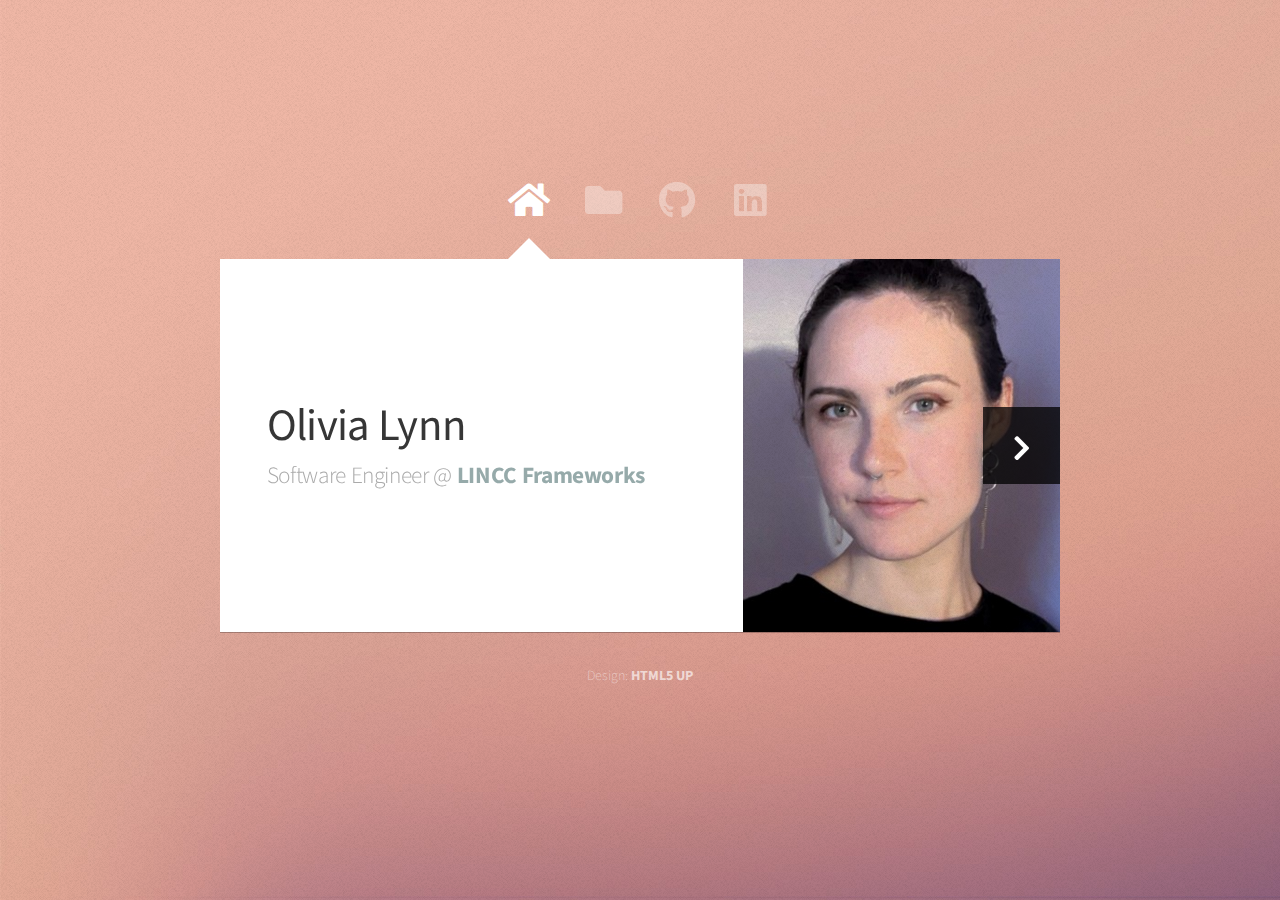
<file: index.html>
<!DOCTYPE HTML>
<!--
	Astral by HTML5 UP
	html5up.net | @ajlkn
	Free for personal and commercial use under the CCA 3.0 license (html5up.net/license)
-->
<html>
	<head>
		<title>O. LYNN</title>
		<meta charset="utf-8" />
		<meta name="viewport" content="width=device-width, initial-scale=1, user-scalable=no" />
		<link rel="stylesheet" href="assets/css/main.css" />
		<noscript><link rel="stylesheet" href="assets/css/noscript.css" /></noscript>
	</head>
	<body class="is-preload">

		<!-- Wrapper-->
			<div id="wrapper">

				<!-- Nav -->
					<nav id="nav">
						<a href="#" class="icon solid fa-home"><span>Home</span></a>
						<a href="#work" class="icon solid fa-folder"><span>Work</span></a>
						<a href="https://github.com/OliviaLynn" class="icon brands fa-github"><span>GitHub</span></a>
						<a href="https://www.linkedin.com/in/olivia-lynn/" class="icon brands fa-linkedin"><span>LinkedIn</span></a>
						<!--a href="#contact" class="icon solid fa-envelope"><span>Contact</span></a-->
					</nav>

				<!-- Main -->
					<div id="main">

						<!-- Me -->
							<article id="home" class="panel intro">
								<header>
									<h1>Olivia Lynn</h1>
									<p>Software Engineer @ <a href="https://www.lsstcorporation.org/lincc/frameworks">LINCC Frameworks</a></p>
								</header>
								<a href="#work" class="jumplink pic">
									<span class="arrow icon solid fa-chevron-right"><span>See my work</span></span>
									<img src="images/olivia.jpeg" alt="placeholder-gradient" />
								</a>
							</article>

						<!-- Work -->
							<article id="work" class="panel">
								<header>
									<h2>Work</h2>
								</header>
								
								<p>
									<em></em>Updated/extended list coming soon.</em>
								</p>
								<p>
									Some current and past projects I've worked on:
								</p>
								<section>
									<div class="row">
										<div class="col-4 col-6-medium col-12-small">
											<a href="https://github.com/LSSTDESC/RAIL" class="image fit">
												<figure>
													<img src="images/pic01.jpg" alt="">
													<figcaption>RAIL</figcaption>
												</figure>
											</a>
										</div>
										<div class="col-4 col-6-medium col-12-small">
											<a href="https://etcarcade.com/" class="image fit">
												<figure>
													<img src="images/pic02.jpg" alt="">
													<figcaption>ARCADE</figcaption>
												</figure>
											</a>
										</div>
										<div class="col-4 col-6-medium col-12-small">
											<a href="https://cmoa.org/art/teenie-harris-archive/" class="image fit">
												<figure>
													<img src="images/pic03.jpg" alt="">
													<figcaption>Teenie Harris Archives</figcaption>
												</figure>
											</a>
										</div>

										<!--div class="col-4 col-6-medium col-12-small">
											<a href="#" class="image fit">
												<figure>
													<img src="images/pic04.jpg" alt="">
													<figcaption>Caption goes here</figcaption>
												</figure>
											</a>
										</div>
										<div class="col-4 col-6-medium col-12-small">
											<a href="#" class="image fit"><img src="images/pic05.jpg" alt=""></a>
										</div>
										<div class="col-4 col-6-medium col-12-small">
											<a href="#" class="image fit"><img src="images/pic06.jpg" alt=""></a>
										</div-->

										<!--div class="col-4 col-6-medium col-12-small">
											<a href="#" class="image fit"><img src="images/pic07.jpg" alt=""></a>
										</div>
										<div class="col-4 col-6-medium col-12-small">
											<a href="#" class="image fit"><img src="images/pic08.jpg" alt=""></a>
										</div>
										<div class="col-4 col-6-medium col-12-small">
											<a href="#" class="image fit"><img src="images/pic09.jpg" alt=""></a>
										</div>
										<div class="col-4 col-6-medium col-12-small">
											<a href="#" class="image fit"><img src="images/pic10.jpg" alt=""></a>
										</div>
										<div class="col-4 col-6-medium col-12-small">
											<a href="#" class="image fit"><img src="images/pic11.jpg" alt=""></a>
										</div>
										<div class="col-4 col-6-medium col-12-small">
											<a href="#" class="image fit"><img src="images/pic12.jpg" alt=""></a>
										</div-->
									</div>
								</section>
							</article>

						<!-- Contact -->
							<article id="contact" class="panel">
								<header>
									<h2>Contact Me</h2>
								</header>
								<form action="#" method="post">
									<div>
										<div class="row">
											<div class="col-6 col-12-medium">
												<input type="text" name="name" placeholder="Name" />
											</div>
											<div class="col-6 col-12-medium">
												<input type="text" name="email" placeholder="Email" />
											</div>
											<div class="col-12">
												<input type="text" name="subject" placeholder="Subject" />
											</div>
											<div class="col-12">
												<textarea name="message" placeholder="Message" rows="6"></textarea>
											</div>
											<div class="col-12">
												<input type="submit" value="Send Message" />
											</div>
										</div>
									</div>
								</form>
							</article>

					</div>

				<!-- Footer -->
					<div id="footer">
						<ul class="copyright">
							<!--li>&copy; Untitled.</li--><li>Design: <a href="http://html5up.net">HTML5 UP</a></li>
						</ul>
					</div>

			</div>

		<!-- Scripts -->
			<script src="assets/js/jquery.min.js"></script>
			<script src="assets/js/browser.min.js"></script>
			<script src="assets/js/breakpoints.min.js"></script>
			<script src="assets/js/util.js"></script>
			<script src="assets/js/main.js"></script>

	</body>
</html>
</file>
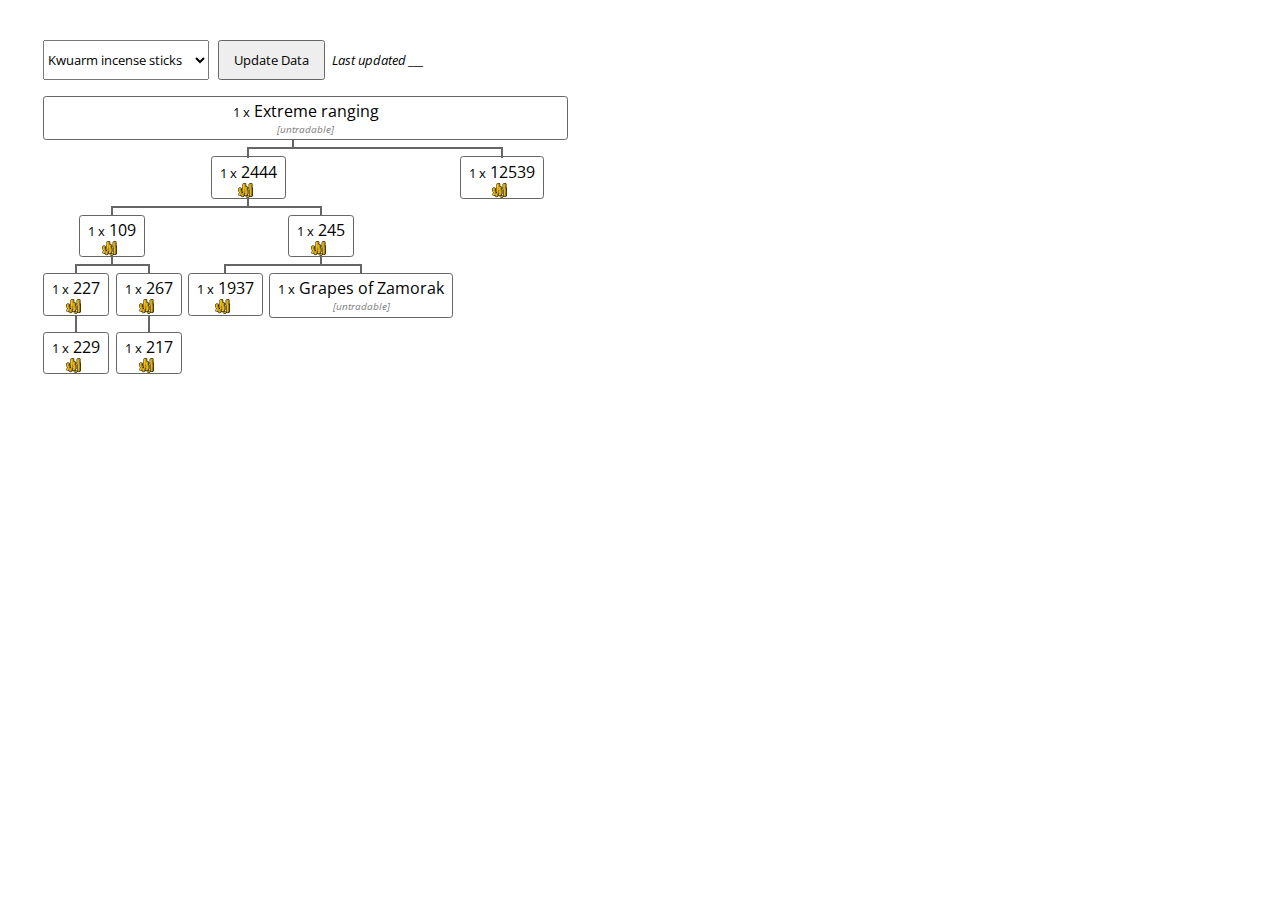
<file: index-ge-project.html>
<html>

<head>
    <link rel="preconnect" href="https://fonts.gstatic.com">
    <link href="https://fonts.googleapis.com/css2?family=Open+Sans&display=swap" rel="stylesheet">
    <link rel='stylesheet' href='tree.css'>
    <script src="https://ajax.googleapis.com/ajax/libs/jquery/3.5.1/jquery.min.js"></script>
</head>

<body>
    <script>
        var ge_data = {
            "213": {
                "id": "213",
                "name": "Grimy kwuarm",
                "price": "11200",
                "icon": "https://secure.runescape.com/m=itemdb_rs/1611572491866_obj_sprite.gif?id=213"
            },
            "263": {
                "id": "263",
                "name": "Clean kwuarm",
                "price": "11400",
                "icon": "https://secure.runescape.com/m=itemdb_rs/1611572491866_obj_sprite.gif?id=263"
            },
            "40285": {
                "id": "40285",
                "name": "Acadia logs",
                "price": "622",
                "icon": "https://secure.runescape.com/m=itemdb_rs/1611572491866_obj_sprite.gif?id=40285"
            },
            "20266": {
                "id": "20266",
                "name": "Accursed ashes",
                "price": "3435",
                "icon": "https://secure.runescape.com/m=itemdb_rs/1611572491866_obj_sprite.gif?id=20266"
            },
            "47689": {
                "id": "47689",
                "name": "Acadia incense sticks",
                "price": "1839",
                "icon": "https://secure.runescape.com/m=itemdb_rs/1611572491866_obj_sprite.gif?id=47689"
            },
            "47696": {
                "id": "47696",
                "name": "Accursed acadia incense sticks",
                "price": "3107",
                "icon": "https://secure.runescape.com/m=itemdb_rs/1611572491866_obj_sprite.gif?id=47696"
            },
            "47709": {
                "id": "47709",
                "name": "Kwuarm incense sticks",
                "price": "26400",
                "icon": "https://secure.runescape.com/m=itemdb_rs/1611572491866_obj_sprite.gif?id=47709"
            }
        };
        var tree_data = {
            id: "47709",
            quantity: 1,
            mats: [{
                    id: "263",
                    quantity: 1,
                    mats: [{
                        id: "213",
                        quantity: 1,
                        mats: []
                    }]
                },
                {
                    id: "47696",
                    quantity: 1,
                    mats: [{
                        id: "47689",
                        quantity: 1,
                        mats: [{
                            id: "40285",
                            quantity: 2,
                            mats: []
                        }]
                    }, {
                        id: "20266",
                        quantity: 2,
                        mats: []
                    }]
                }
            ]
        };
        //var kis1 = "47709-1(263-1(213-1),47696-1(47689-1(40285-2),20266-2))";
        //var kis2 = "{id:47709,qty:1,ms:[{id:263,qty:1,ms:[{is:213,qty:1}]},{id:47696,qty:1,ms:[{id:47689,qty:1,ms:[{id:40285,qty:2}]},{id:20266,qty:2}]}]}";
        var kwuarm_incense_sticks = "{id:47709,q:1,ms:[{id:263,q:1,ms:[{id:213,q:1}]},{id:47696,q:1,ms:[{id:47689,q:1,ms:[{id:40285,q:2}]},{id:20266,q:2}]}]}";
        var kis_json = {
            id: 47709,
            q: 1,
            ms: [{
                id: 263,
                q: 1,
                ms: [{
                    id: 213,
                    q: 1
                }]
            }, {
                id: 47696,
                q: 1,
                ms: [{
                    id: 47689,
                    q: 1,
                    ms: [{
                        id: 40285,
                        q: 2
                    }]
                }, {
                    id: 20266,
                    q: 2
                }]
            }]
        };

        var er_json = {
            id: -1,
            q: 1,
            nm: "Extreme ranging",
            pic: "https://runescape.wiki/images/7/79/Extreme_ranging_%284%29.png?7777e",
            ms: [{
                id: 2444,
                q: 1,
                ms: [{
                    id: 109,
                    q: 1,
                    ms: [{
                        id: 227,
                        q: 1,
                        ms: [{
                            id: 229,
                            q: 1
                        }]
                    }, {
                        id: 267,
                        q: 1,
                        ms: [{
                            id: 217,
                            q: 1
                        }]
                    }]
                }, {
                    id: 245,
                    q: 1,
                    ms: [{
                        id: 1937,
                        q: 1
                    }, {
                        id: -2,
                        q: 1,
                        nm: "Grapes of Zamorak",
                        pic: "https://runescape.wiki/images/3/3b/Grapes_of_Zamorak.png?e5bf1"
                    }]
                }]
            }, {
                id: 12539,
                q: 1
            }]
        };

        /*
        Extreme ranging -1
            Super ranging potion (3) 2444
                	Dwarf weed potion (unf) 109
                        	Vial of water 227
                                Vial 229
                            Clean dwarf weed 267
                                Grimy dwarf weed 217
                    Wine of Zamorak 245
                        	Jug of water 1937
                            Grapes of Zamorak -2
            Grenwall spikes 12539
        */

        var craft_tree_json = er_json;
        //var craft_tree_json = kis_json;
        
        // HUGE TO DO - handling untradeable items!!

        // BIG PICTURE TO DO
        // learn to store things in cache - ge data, at least
        // new crafting trees: manually, make an interactive creator where others can manually craft their own (exp/imp as a txt file), scrape from wiki?
        // verifying on selection - deselect parents/children
        // optimise for lowest price

        // for now, assuming an id within a crafting tree will be unique
        // but i don't actually have any guarantee this is always true, so, todo

        //todo title, img alts



        // ----------- DOM
        var drop_down_html = "<select id='treeselect' onChange='changeTree(this.value)'><option value='kwuarm_incense_sticks'>Kwuarm incense sticks</option><option value='extreme_ranging'>Extreme Ranging Potion</option></select>";
        $("body").append("<div id='updateheader'>" + drop_down_html + "<button id='update'>Update Data</button> <small id='lastupdated'>Last updated ___ </small></div>");
        $("body").append("<ul id='tree' class='tree'>" + itemToHtml(craft_tree_json) + "</ul>");
        $("body").append("<table id='selected'></table>");

        function changeTree(selection) {
            console.log(selection);
            switch (selection) {
                case "kwuarm_incense_sticks":
                    craft_tree_json = kis_json;
                    $("tree").replaceWith("<ul class='tree'>" + itemToHtml(craft_tree_json) + "</ul>");
                    break;
                case "extreme_ranging":
                    craft_tree_json = er_json;
                    $("#tree").replaceWith("<ul class='tree'>" + itemToHtml(craft_tree_json) + "</ul>");
                    break;
            }
        }

        // ----------- Getting data
        const proxy1 = "https://cors-anywhere.herokuapp.com/";
        const base_url1 = proxy1 + "https://secure.runescape.com/m=itemdb_rs/api/catalogue/detail.json?item=";
        $('#update').click(function() {
            updateDataInTree();
            var utc = new Date().toJSON().slice(0, 16).replace(/-/g, '/').replace('T', ' ');
            $("#lastupdated").text("Last updated " + utc + " (UTC)");
        })

        function updateDataInTree() {
            const proxy = "https://cors-anywhere.herokuapp.com/";
            const base_url = proxy + "https://secure.runescape.com/m=itemdb_rs/api/catalogue/detail.json?item=";
            $("body").find("span").each(function(n, el) {
                if (el.getAttribute("id") > 0) { // only look up items with a valid ge id
                    $.getJSON(base_url + el.getAttribute("id"), function(result) {
                        $("#" + el.getAttribute("id")).replaceWith(updateCellHtml(el.getAttribute("id"), el.getAttribute("data-qty"), result));
                    });
                } else {
                    updateCustomCellHtml(el);
                }
            });
        }

        function updateCustomCellHtml(el) {
            var icon = el.getAttribute("data-icon");
            var name = el.getAttribute("data-name");
            var price = el.getAttribute("data-price");
            var qty = el.getAttribute("data-qty");
            var id = el.getAttribute("id");
            var html = "<span onclick=selectItem(this," + id + "," + qty + ") "
            html += "id='" + id + "' ";
            html += "data-qty='" + qty + "' ";
            html += "data-name='" + name + "' ";
            html += "data-icon='" + icon + "' ";
            html += "data-price='" + price + "' ";
            html += "data-sel='false'>";
            html += "<img class = 'icon' src='" + icon + "'><br>";
            html += "<small>" + qty + " x</small> " + name;
            html += "<br><img class='cns' src='cns.png'><small>" + getPriceString(qty, price) + "</small></span>";
            return html;
        }

        function updateCellHtml(id, qty, result) {
            var icon = result.item.icon;
            var name = result.item.name;
            var price = cleanPrice(result.item.current.price);
            var html = "<span onclick=selectItem(this," + id + "," + qty + ") "
            html += "id='" + id + "' ";
            html += "data-qty='" + qty + "' ";
            html += "data-name='" + name + "' ";
            html += "data-icon='" + icon + "' ";
            html += "data-price='" + price + "' ";
            html += "data-sel='false'>";
            html += "<img class = 'icon' src='" + icon + "'><br>";
            html += "<small>" + qty + " x</small> " + name;
            html += "<br><img class='cns' src='cns.png'><small>" + getPriceString(qty, price) + "</small></span>";
            return html;
        }

        // ----------- Drawing out the crafting free
        function addCommas(nStr) {
            nStr += '';
            x = nStr.split('.');
            x1 = x[0];
            x2 = x.length > 1 ? '.' + x[1] : '';
            var rgx = /(\d+)(\d{3})/;
            while (rgx.test(x1)) {
                x1 = x1.replace(rgx, '$1' + ',' + '$2');
            }
            return x1 + x2;
        }

        function getPriceString(quantity, price) {
            if (quantity == 1) {
                return addCommas(price);
            } else {
                return addCommas(quantity * price) + " (" + addCommas(price) + ")";
            }
        }

        function cleanPrice(str) {
            return ("" + str).replace(",", "").replace(".", "").replace("k", "00");
        }

        function buildCellHtml(item) {
            //todo combine these better
            if (item.id > 0) { // if the id is pos, it's tradable and on the ge
                var icon = ""; 
                var name = item.id; 
                var price = "";
                var html = "<span onclick=selectItem(this," + item.id + "," + item.q + ") "
                html += "id='" + item.id + "' ";
                html += "data-qty='" + item.q + "' ";
                html += "data-name='" + name + "' ";
                html += "data-icon='" + icon + "' ";
                html += "data-price='" + price + "' ";
                html += "data-sel='false'>";
                //html += "<img class = 'icon' src='" + icon + "'><br>";
                html += "<small>" + item.q + " x</small> " + name;
                html += "<br><img class='cns' src='cns.png'><small>" + getPriceString(item.q, price) + "</small></span>";
                return html;
            } else { // untradable, can't use ge api
                var icon = item.pic;
                var name = item.nm;
                var price = 0;
                var html = "<span onclick=selectItem(this," + item.id + "," + item.q + ") "
                html += "id='" + item.id + "' ";
                html += "data-qty='" + item.q + "' ";
                html += "data-name='" + name + "' ";
                html += "data-icon='" + icon + "' ";
                html += "data-price='" + price + "' ";
                html += "data-sel='false'>";
                //html += "<img class = 'icon' src='" + icon + "'><br>";
                html += "<small>" + item.q + " x</small> " + name;
                html += "<br><small class='untradable'>untradable</small></span>";
                return html;
            }
        }

        function itemToHtml(item) {
            var html = "<li>";
            html += buildCellHtml(item);

            if (typeof(item.ms) == "undefined" || item.ms.length == 0) { // if leaf                
                return html + "</li>";
            } else { // if branch                
                html += "<ul>";
                for (material in item.ms) {
                    html += itemToHtml(item.ms[material]);
                }
                html += "</ul>";
                return html + "</li>";
            }
        }

        // ----------- Table of selected nodes
        var selected = {};

        function getTotalCost() {
            cost = 0;
            for (var [item_id, item_data] of Object.entries(selected)) {
                console.log(item_data.price);
                cost += item_data.quantity * item_data.price;
            }
            // TODO Nan
            return cost;
        }

        function getTotalProfit() {
            return 0;//ge_data[tree_data.id].price - getTotalCost();
        }

        function getProfitColor(addSymbol) {
            if (addSymbol) {
                if (getTotalProfit() >= 0) {
                    return "id='posprofit'"
                } else {
                    return "id='negprofit'"
                }
            } else {

                if (getTotalProfit() >= 0) {
                    return "id='posprofitnosym'"
                } else {
                    return "id='negprofitnosym'"
                }
            }
        }

        function deselectConflictingCells(item_id) {
            // traverse children

            $("#" + item_id).parent().find("span").each(function(el, key) {
                key.setAttribute("data-sel", "false");
                delete(selected[key.getAttribute("id")]);
            });
            // traverse ancestors
            $("#" + item_id).parents("li").each(function(index) {
                $(this).children("span").each(function(el, key) {
                    key.setAttribute("data-sel", "false");
                    delete(selected[key.getAttribute("id")]);
                });
            });
        }

        function selectItem(el, item_id, quantity) {
            
            // TODO phase out ge_data !!
            // todo update when we update the data w/ the api
            console.log(el);
            
            var item = {};
            if (typeof(selected[el.id]) == "undefined") {
                deselectConflictingCells(el.id);
                item = {
                    id: el.id,
                    qty: el.getAttribute("data-qty"),
                    name : el.getAttribute("data-name"),
                    price : el.getAttribute("data-price"),
                    icon : el.getAttribute("data-icon")
                };
                console.log(item);
                selected[el.id] = item;
                el.setAttribute("data-sel", "true");
            } else {
                delete(selected[el.id]);
                el.setAttribute("data-sel", "false");
            }

            new_html = "<tr><th></th><th>Qty</th><th>Name</th><th>Cost</th></tr>";
            for (var [item_id, item_data] of Object.entries(selected)) {
                
                new_html += "<tr>";
                new_html += "<td><img class = 'tableicon' src='" + item_data.icon + "'></td>";
                new_html += "<td>" + item_data.qty + "</td>";
                new_html += "<td>" + item_data.name + "</td>";
                new_html += "<td class='num'>" + addCommas(item_data.qty * item_data.price) + "</td>";
                new_html += "</tr>";
                
                
            }
            // todo neater profit color css - can we make css conditional?
            
            new_html += "<tr id='total'><td></td><td></td><td>Total Cost</td><td class='num'>" + addCommas(getTotalCost()) + "</td></tr>";
            new_html += "<tr><td></td><td></td><td><small " + getProfitColor(false) + ">Profit</small></td><td><small " + getProfitColor(true) + ">" + addCommas(getTotalProfit()) + "</small></td></tr>";
            $("#selected").html(new_html);
            
        }
    </script>


</body></html>
</file>
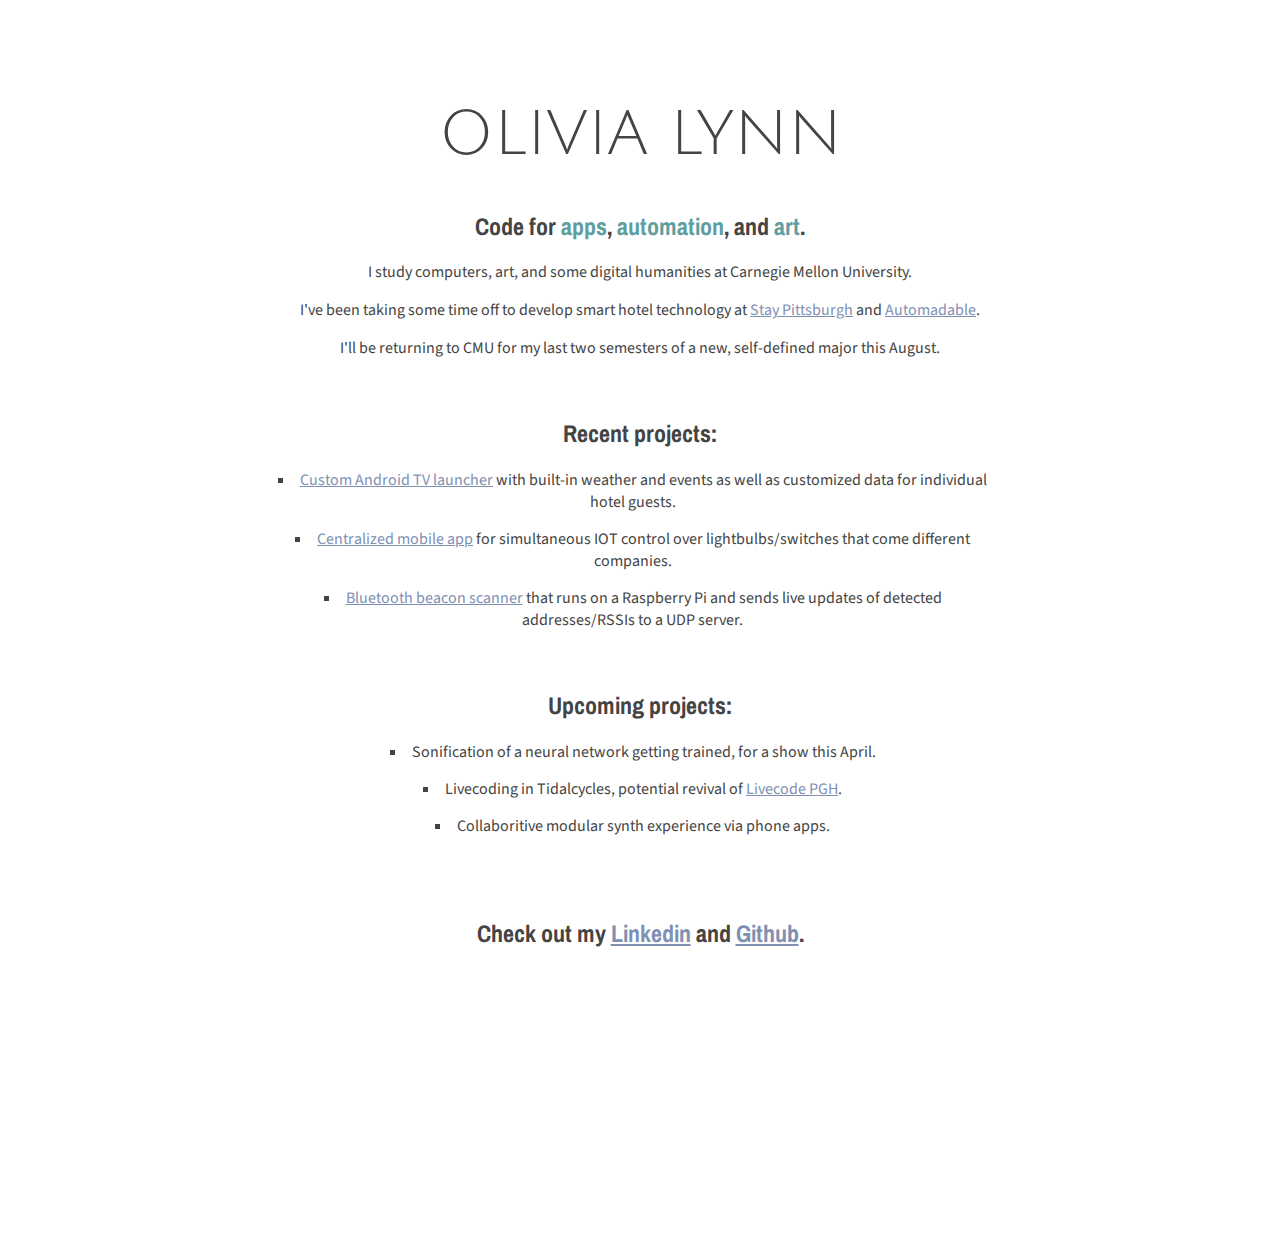
<file: index2.html>
<html>

<head>
    <title>O.LYNN</title>
    <link href="https://fonts.googleapis.com/css?family=Archivo+Narrow:700|Julius+Sans+One|Source+Sans+Pro:400,700&display=swap" rel="stylesheet">
    
    <style type="text/css">
        body {
            width: 700px;
            margin-top: 100px;
            margin-bottom: 300px;
            margin-left: auto;
            margin-right: auto;
            text-align: center;
            font-family: 'Source Sans Pro', sans-serif;
            color: #444;
        }

        p {
            font-size: 16px;
            line-height: 22px;
            text-align: center;

        }

        a {
            color: hsl(220, 25%, 60%);
        }

        ul {
            list-style-type: square;
            list-style-position: inside;  
            padding-inline-start: 0px;
        }
        li {
            margin-bottom: 15px;
            margin-left: -15px;
        }

        canvas {
            border: 1px solid #555;
            margin-top: 10px;
            display: block;
            margin-left: auto;
            margin-right: auto;
        }

        h1 {
            font-weight: normal;
            font-size: 62px;
            font-family: 'Julius Sans One', sans-serif;
        }

        h2 {
            font-weight: bold;
            font-size: 24px;
            text-align: center;
            font-family: 'Archivo Narrow', sans-serif;
        }

        h3 {
            font-weight: normal;
            font-size: 16px;
        }

        em {
            font-style: normal;
            text-decoration: underline;
        }

        .disclaimer {
            color: #666;
            font-size: 12px;
            margin-top: -10px;
            font-style: italic;
            line-height: 16px;
        }

        .center {
            width: 750px;
            margin-left: auto;
            margin-right: auto;
        }
        
        .hue1 {
            color: cadetblue;
        }
    </style>
</head>

<body>

    <h1>OLIVIA LYNN</h1>
    <h2>Code for <span class="hue1">apps</span>, <span class="hue1">automation</span>, and <span class="hue1">art</span>.</h2>
    <P>I study computers, art, and some digital humanities at Carnegie Mellon University.</p>
    <p>I've been taking some time off to develop smart hotel technology at <a href="https://staypittsburgh.com/">Stay Pittsburgh</a> and <a href="https://www.automadable.com/">Automadable</a>.</p>
    <p>I'll be returning to CMU for my last two semesters of a new, self-defined major this August.</P>
    <br />
    <h2>Recent projects:</h2>
        <ul>
            <li><a href="https://github.com/OliviaLynn/Android-TV-Launcher">Custom Android TV launcher</a> with built-in weather and events as well as customized data for individual hotel guests.</li>
            <li><a href="https://github.com/OliviaLynn/SuiteSmart-Interactive-TV">Centralized mobile app</a> for simultaneous IOT control over lightbulbs/switches that come different companies.</li>
            <li><a href="https://github.com/OliviaLynn/Bluetooth-Beacon-Scanner">Bluetooth beacon scanner</a> that runs on a Raspberry Pi and sends live updates of detected addresses/RSSIs to a UDP server.</li>
        </ul>
    
    <br />
    <h2>Upcoming projects:</h2>
    <ul>
    <li>Sonification of a neural network getting trained, for a show this April.</li>
        <li>Livecoding in Tidalcycles, potential revival of <a href="https://livecodepgh.org/">Livecode PGH</a>.</li>
    <li>Collaboritive modular synth experience via phone apps.</li>
    </ul></p>
    <br />
    <br />
    <h2>Check out my <a href="https://www.linkedin.com/in/olivia-lynn/">Linkedin</a> and <a href="https://github.com/oliviaLynn">Github</a>.</h2>
</body>
</html>
</file>
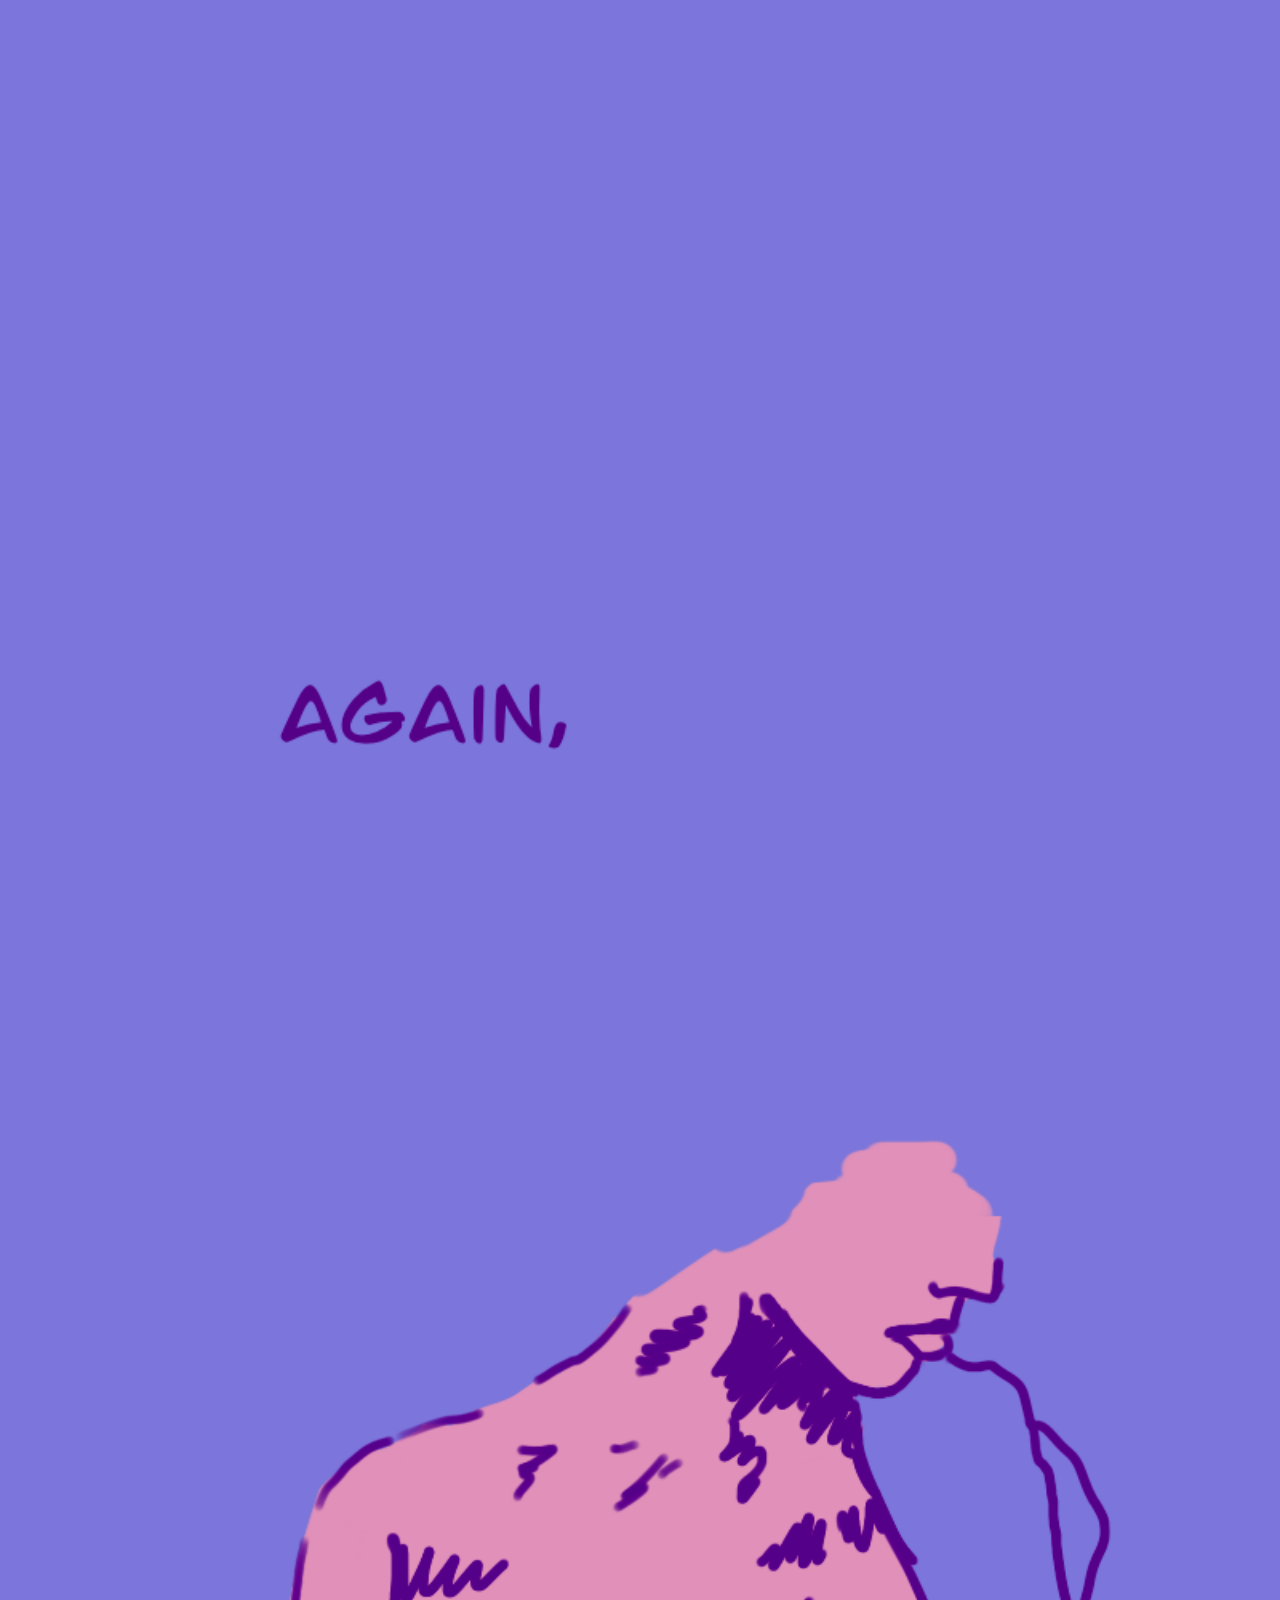
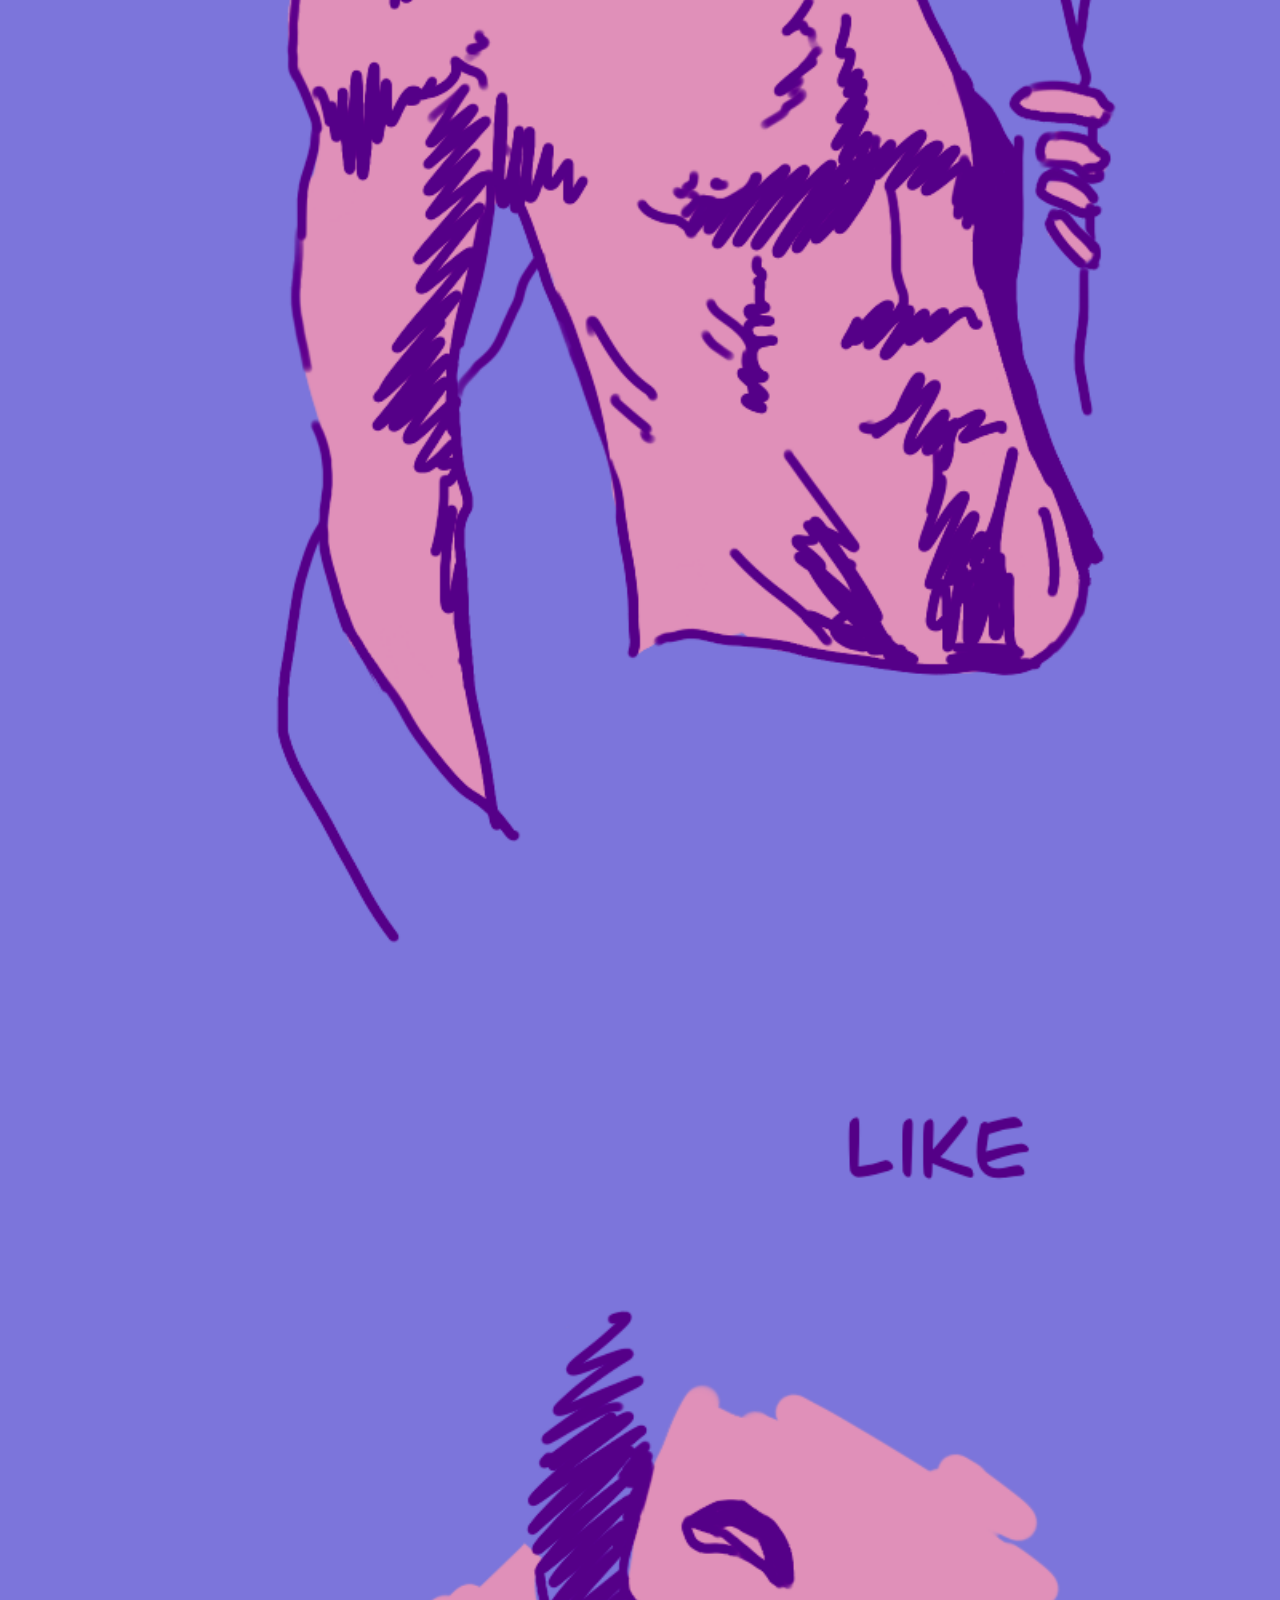
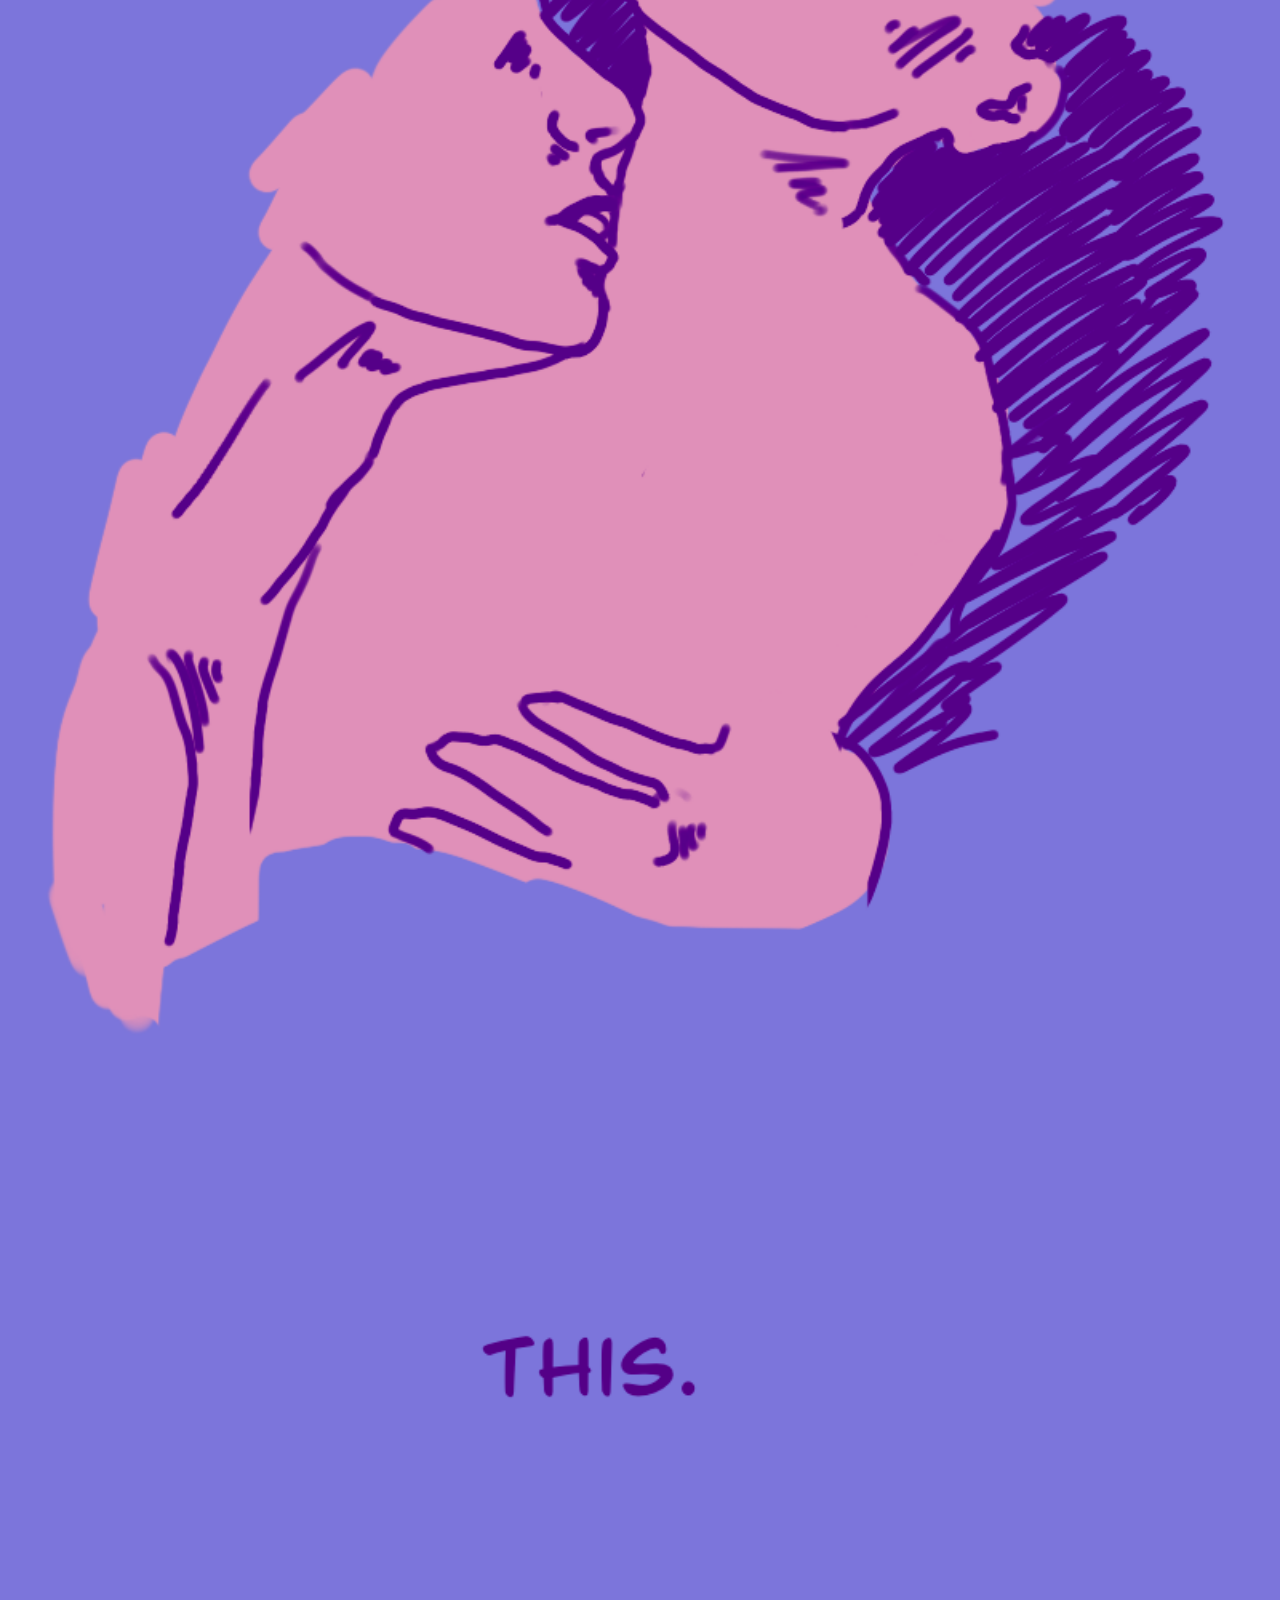
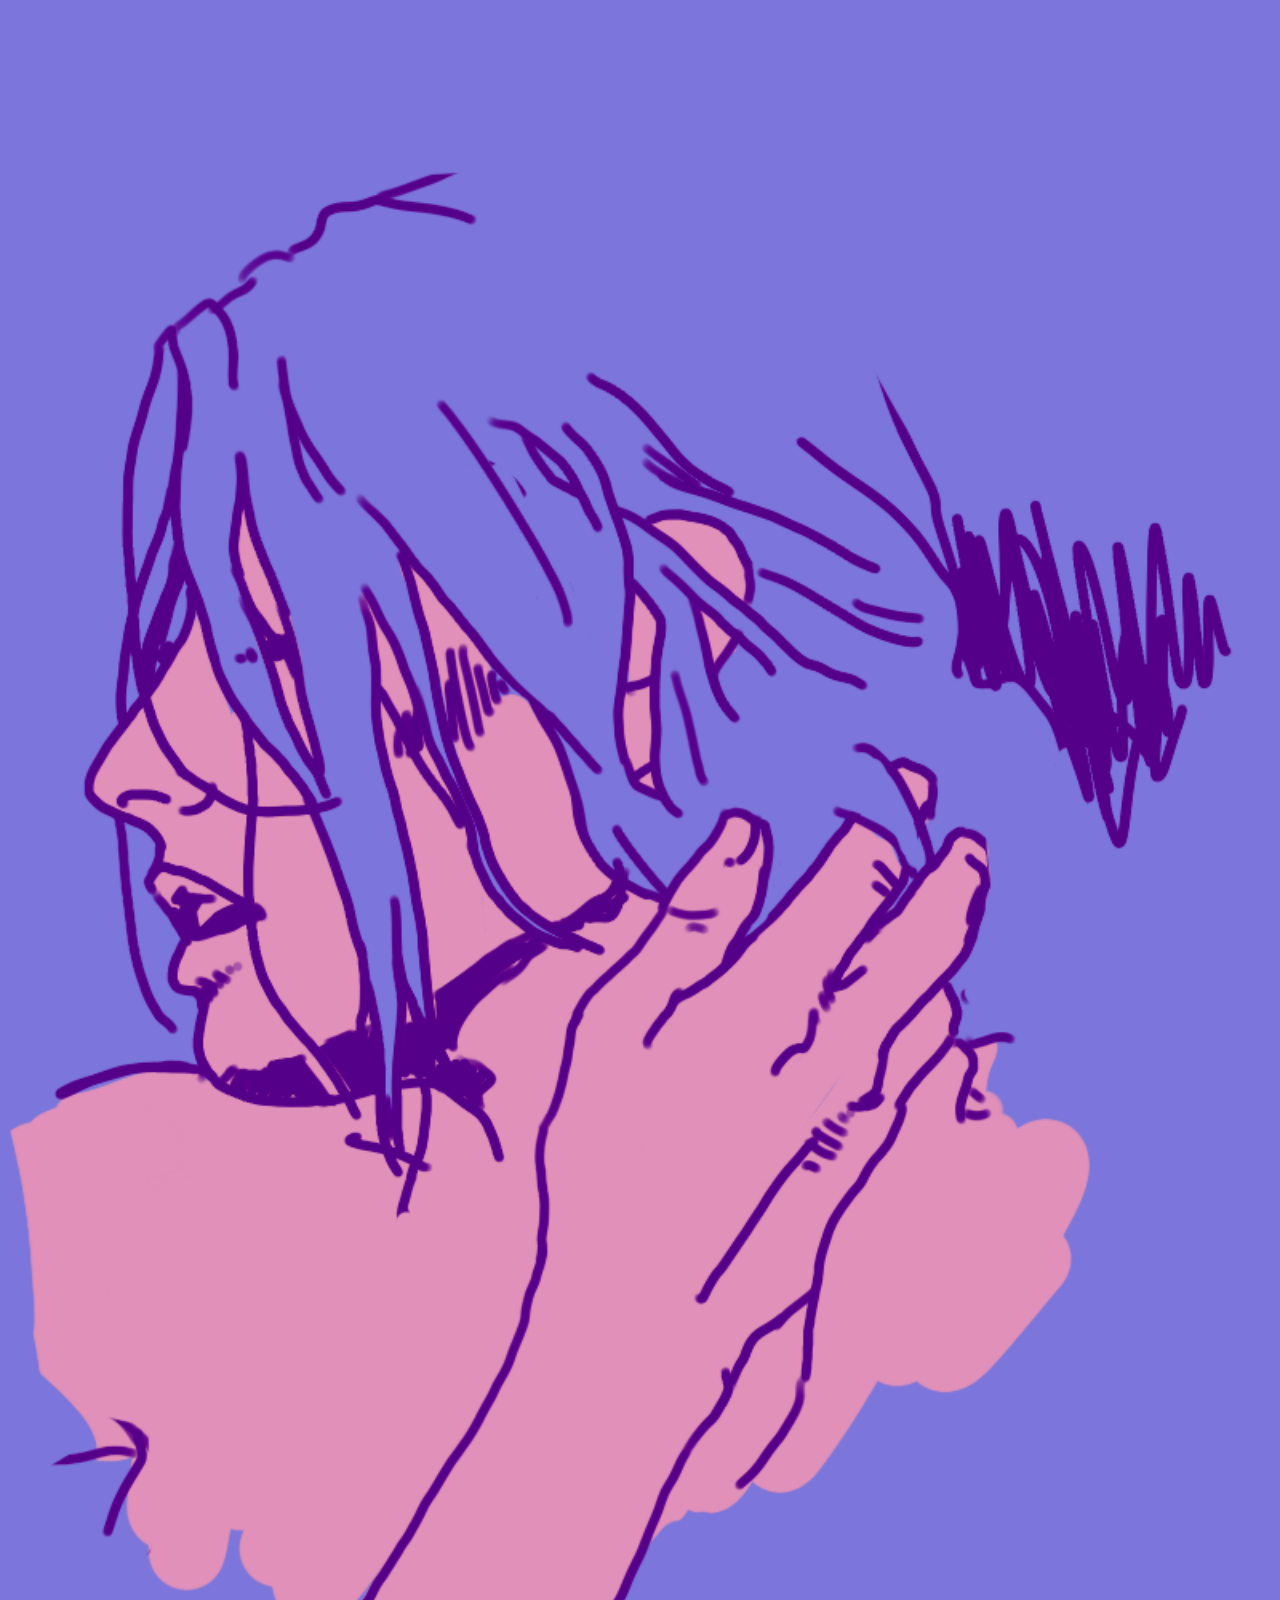
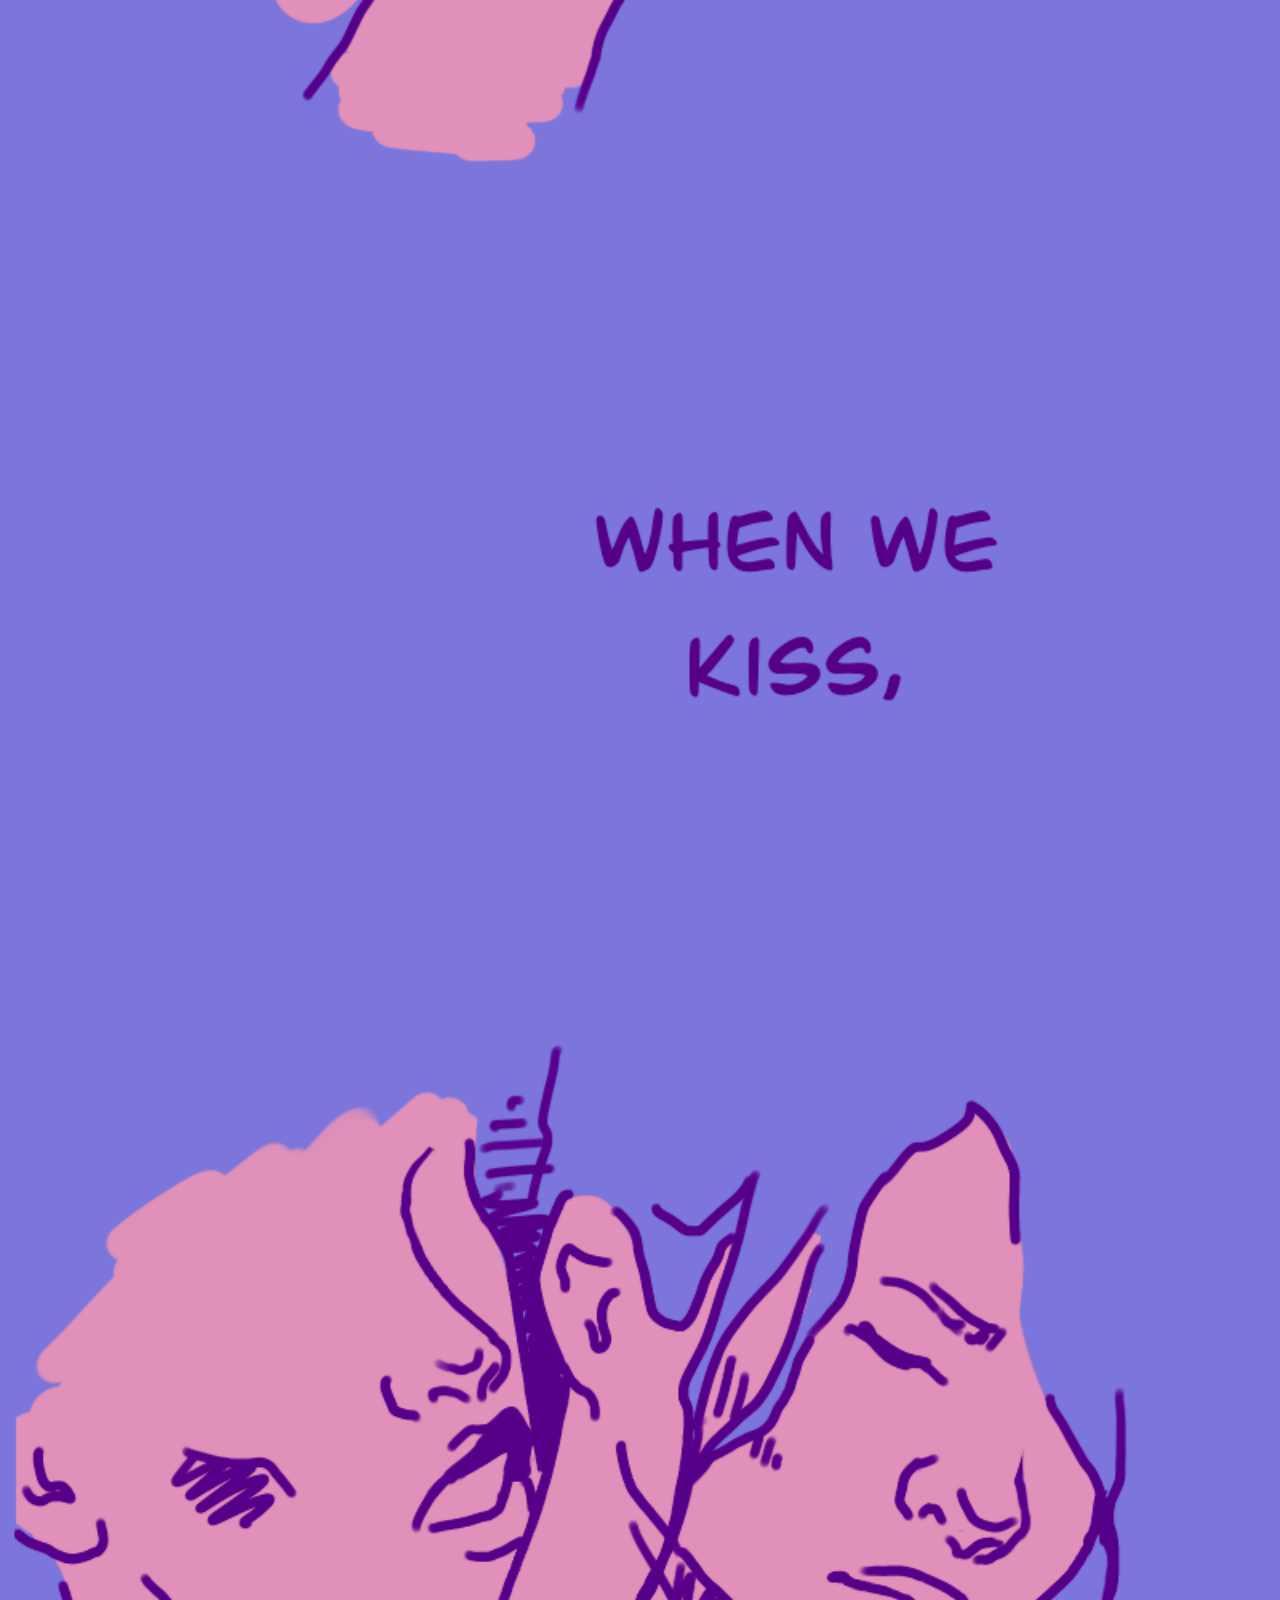
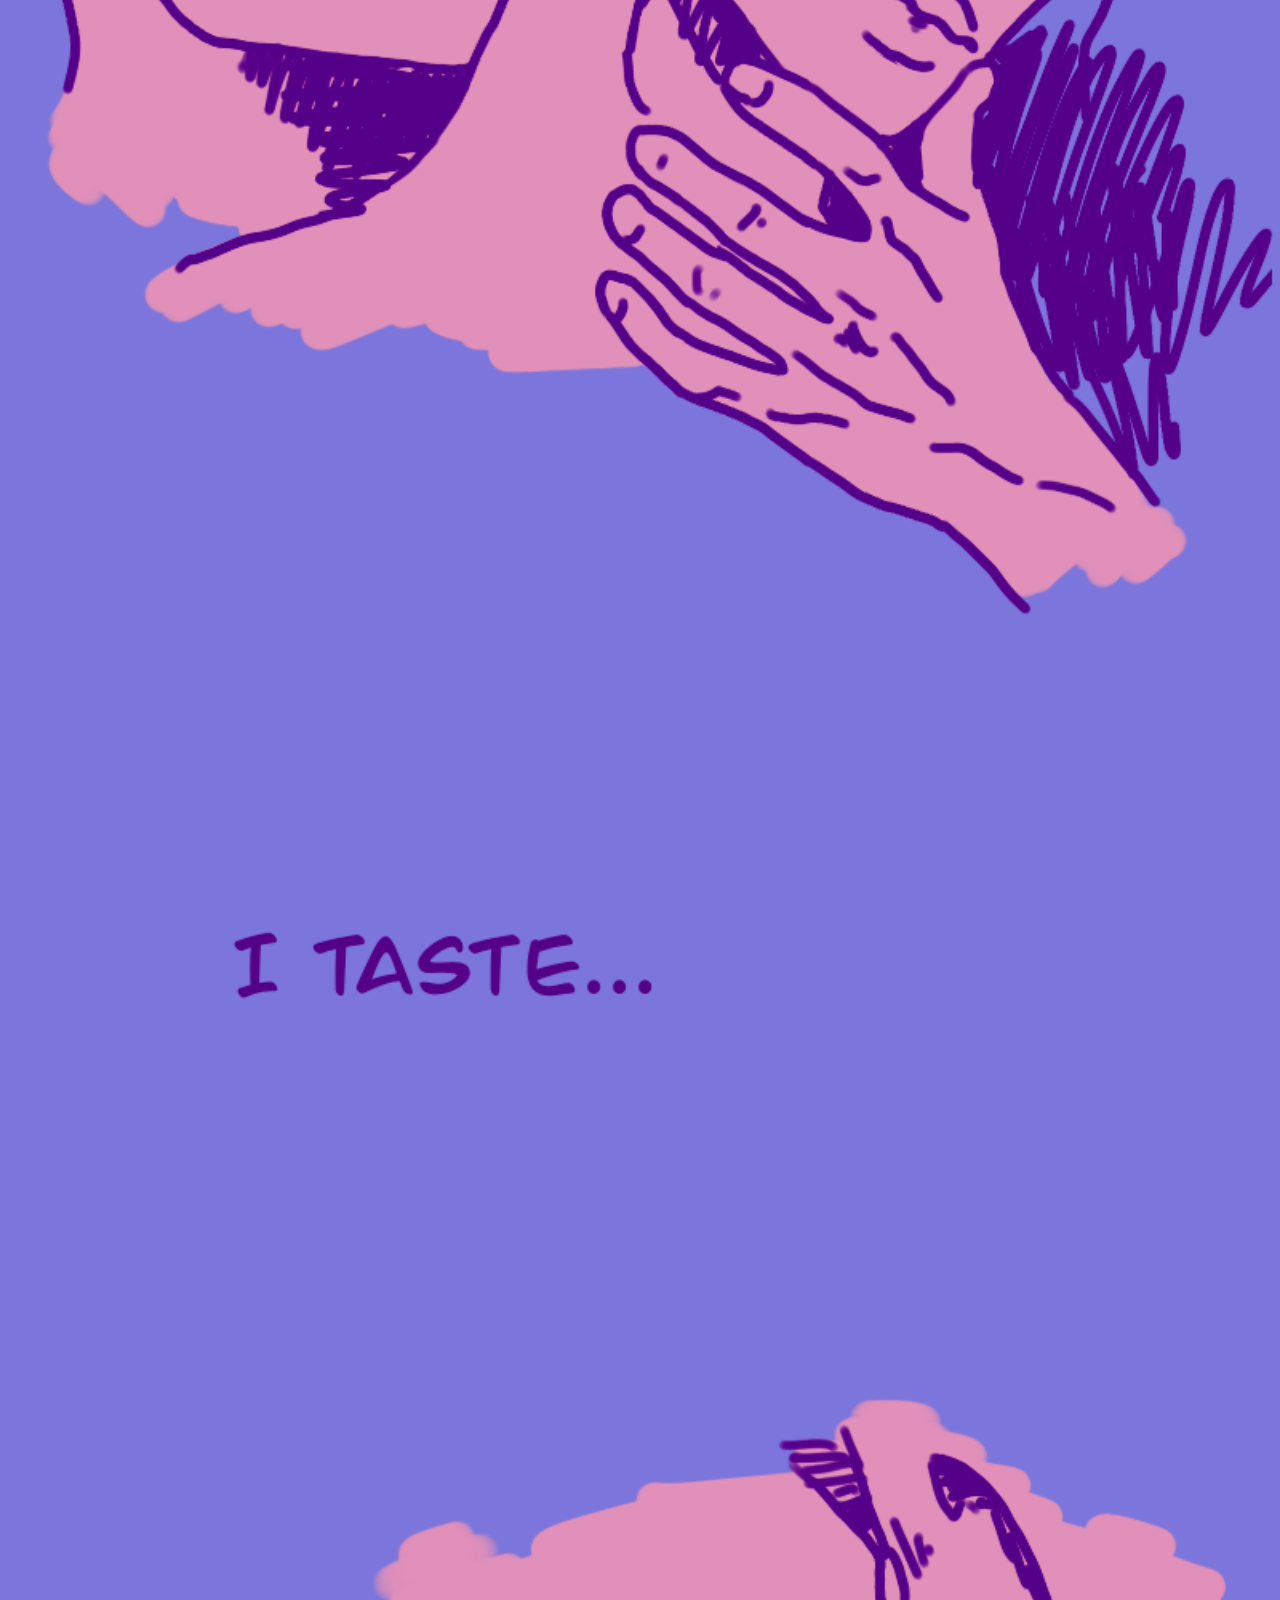
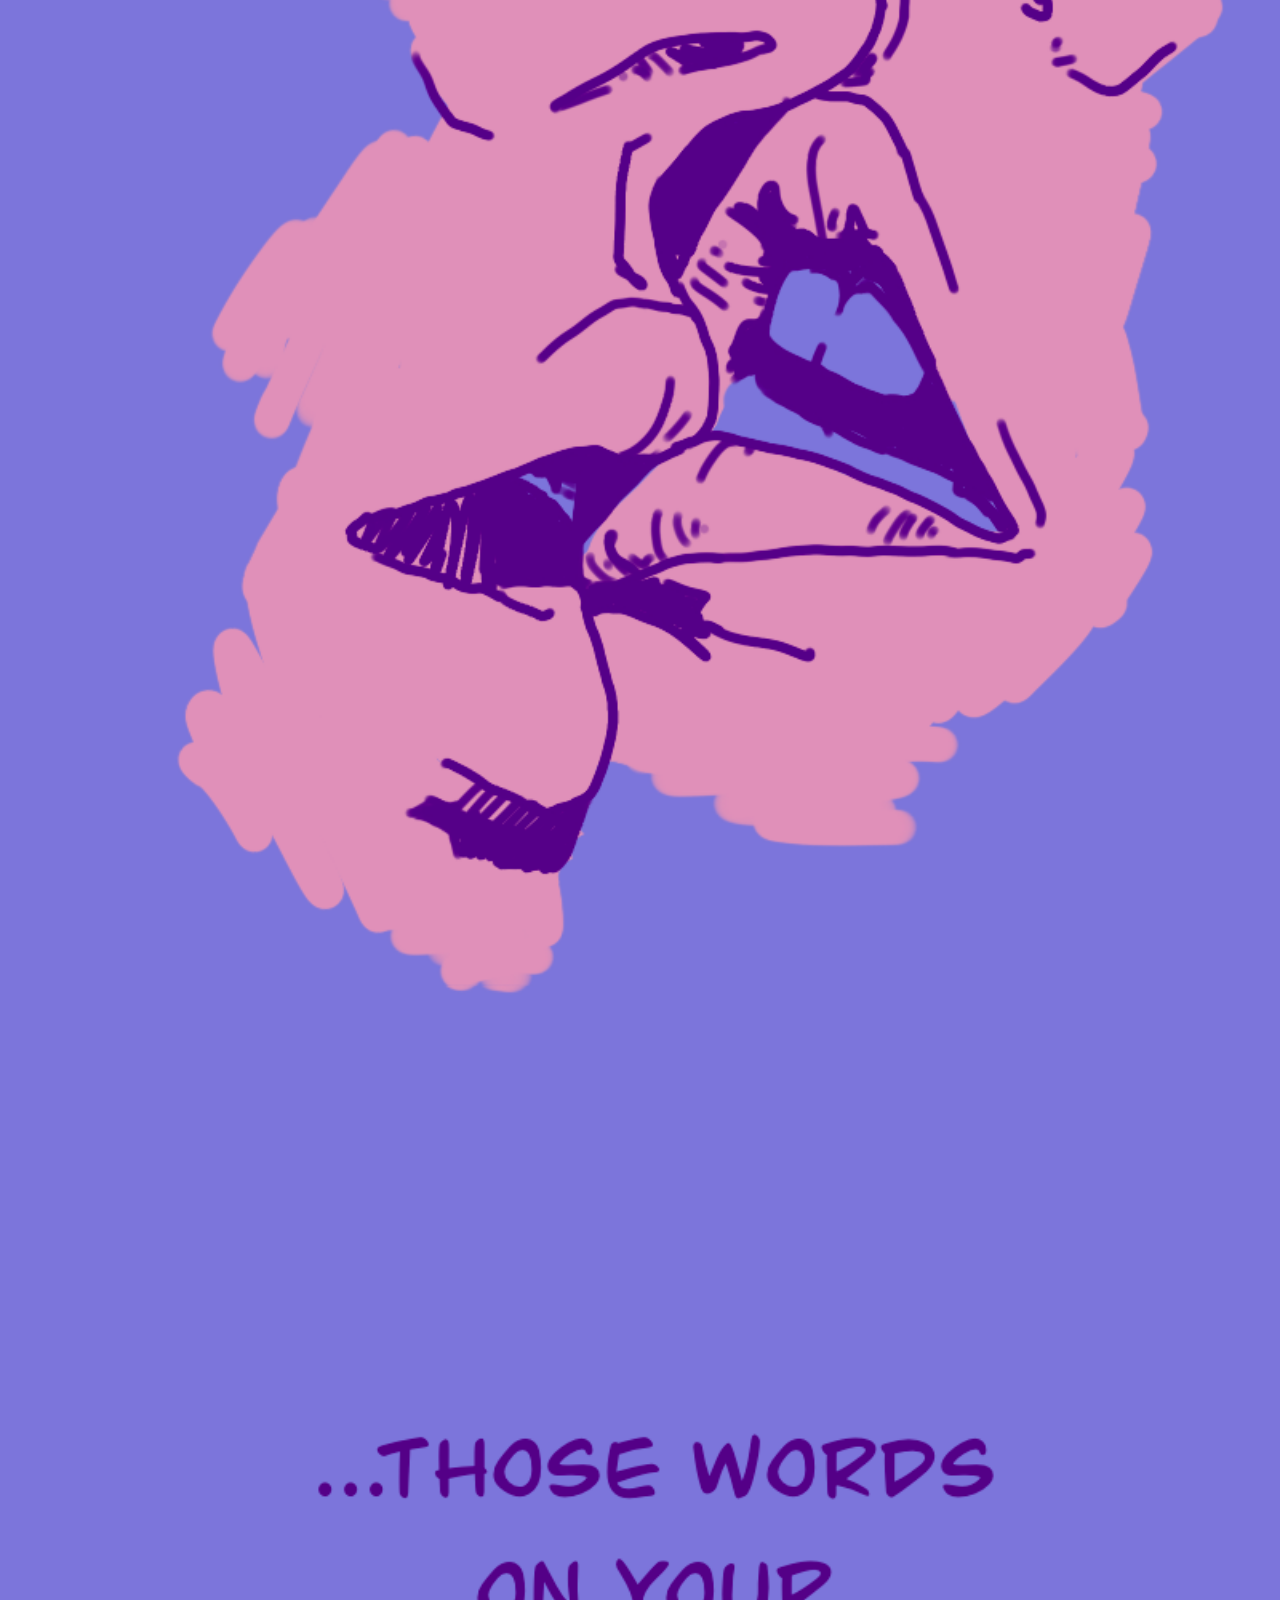
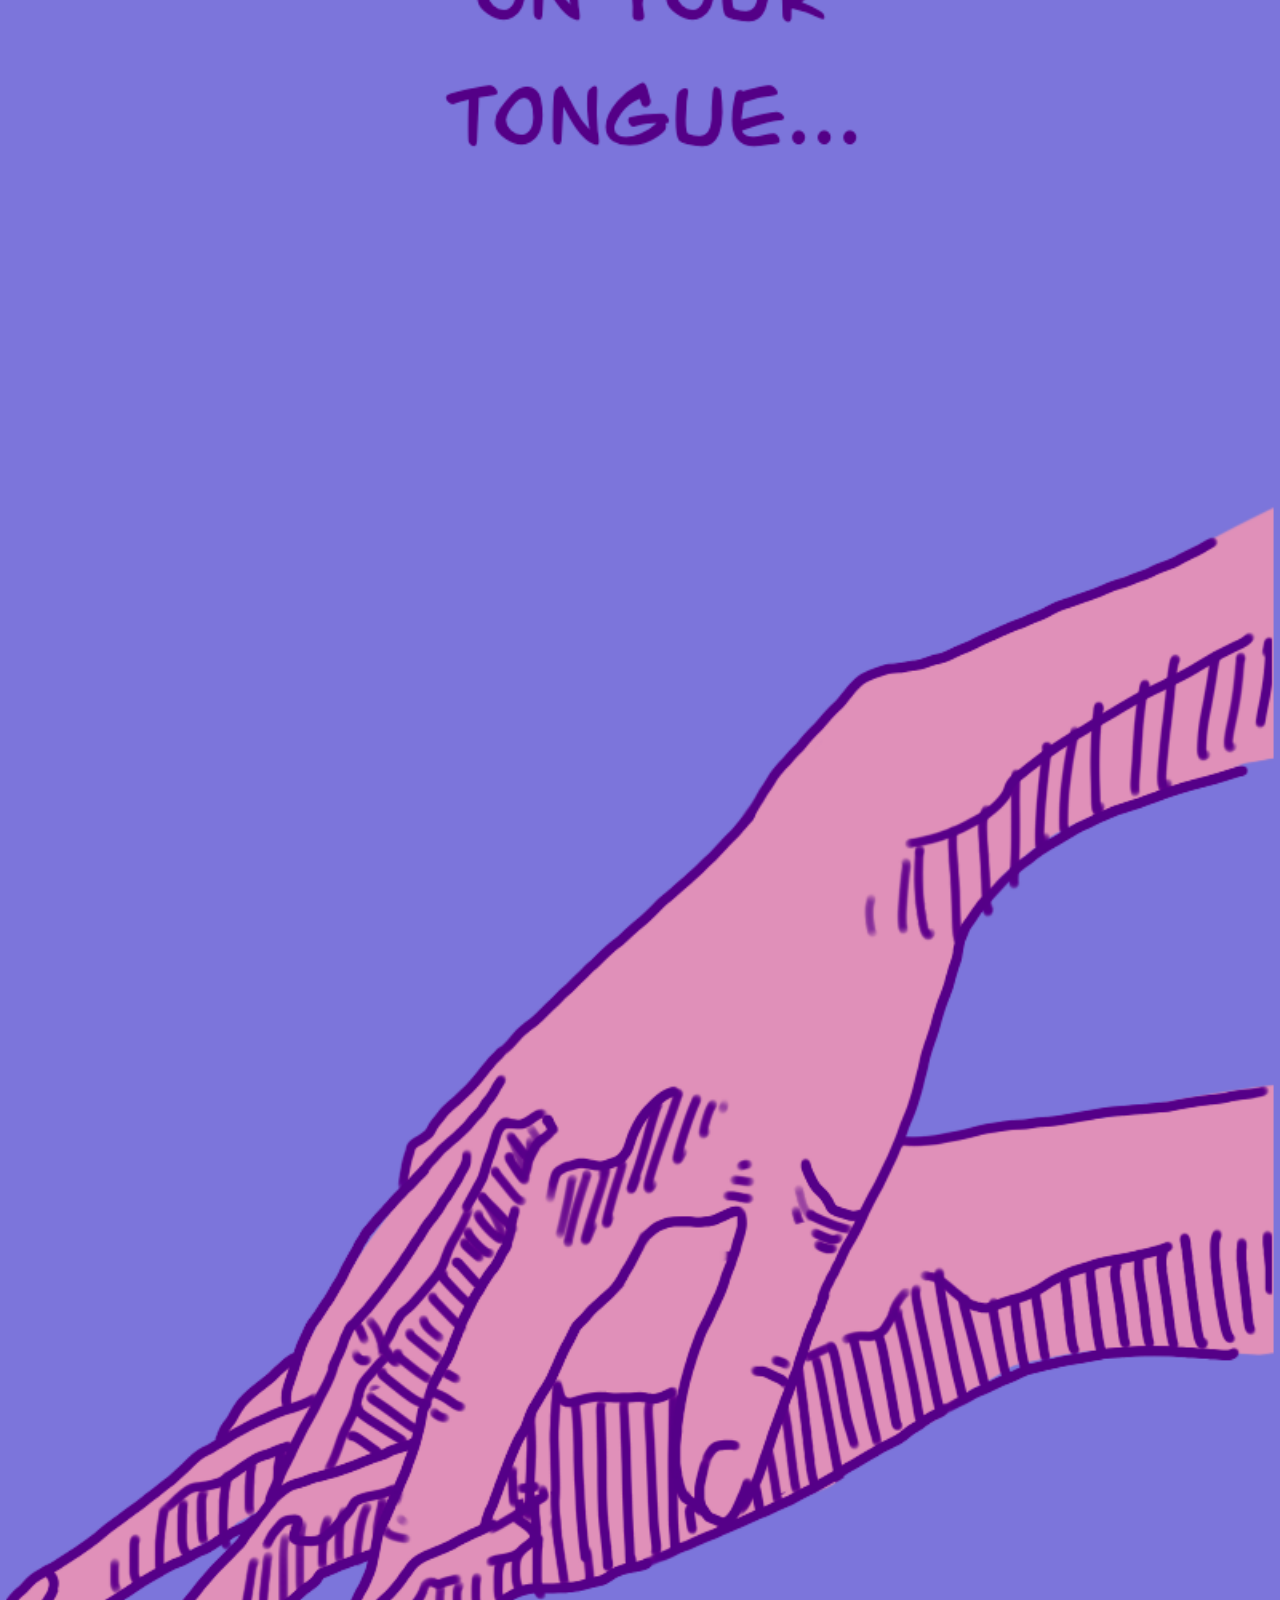
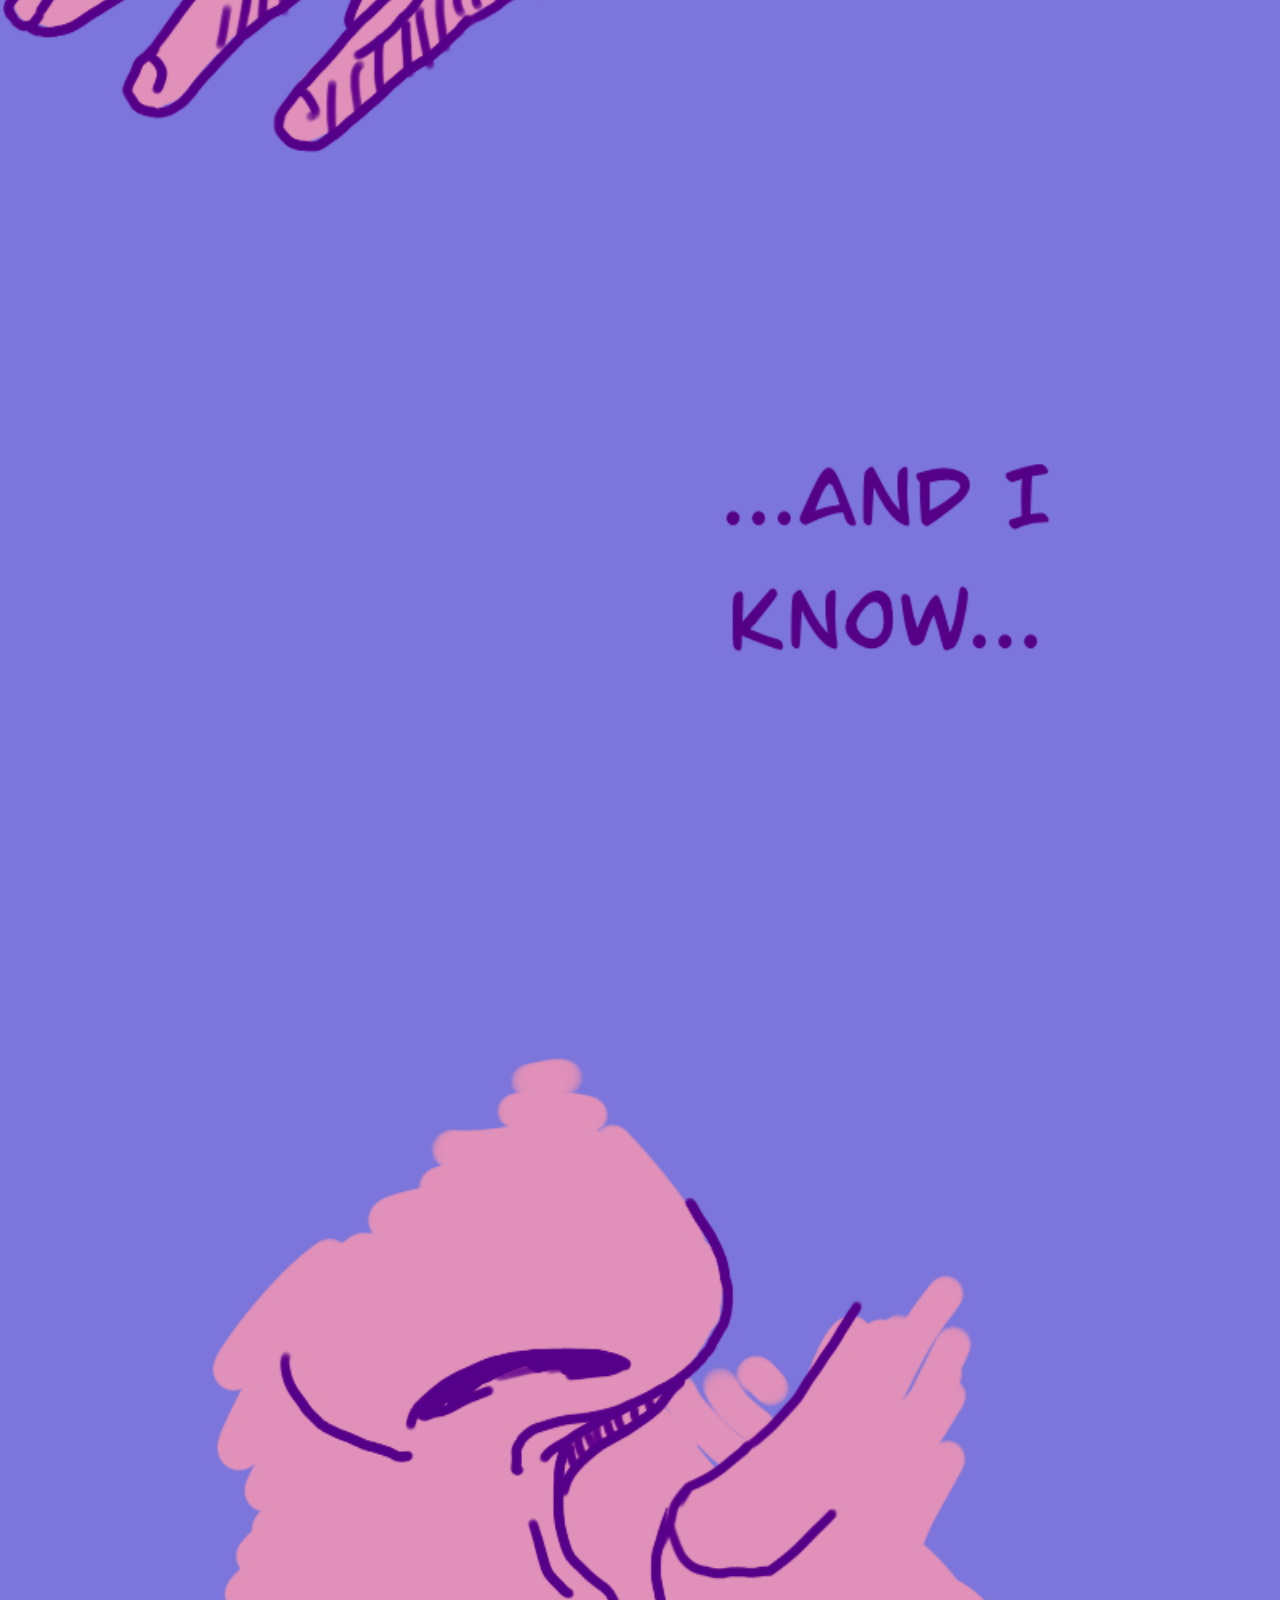
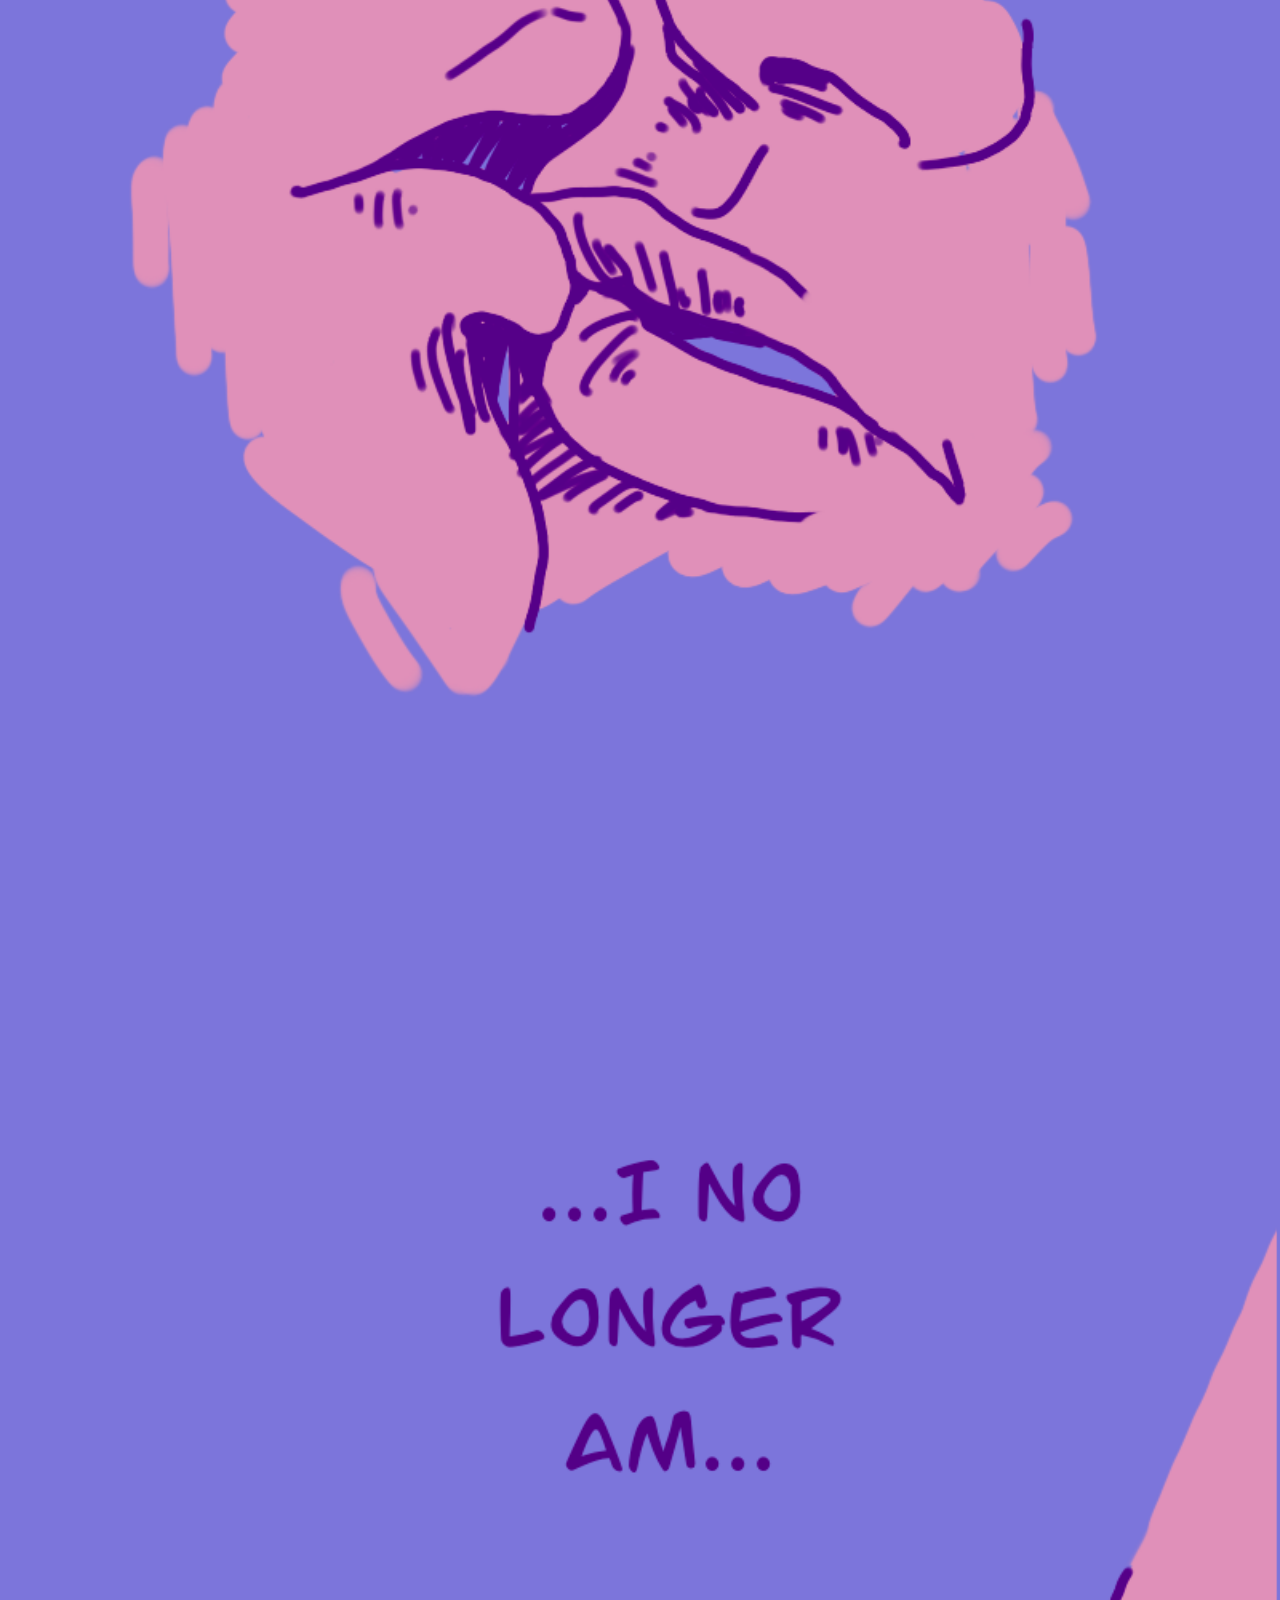
<file: webtoon-test.html>
<!doctype html>

<html lang="en">

<head>
    <meta charset="utf-8">

    <title>WT Test</title>
    <meta name="author" content="Olivia Lynn">
	<style>
	* {
		margin: 0px;
	}
	#wrapper, img{
		width:100%;
		height: 100%;
		margin-top: -4px;
	}
	</style>
    <link href="https://fonts.googleapis.com/css2?family=Open+Sans&display=swap" rel="stylesheet">
    <script src="https://ajax.googleapis.com/ajax/libs/jquery/3.5.1/jquery.min.js"></script>

</head>

<body>

<div id="wrapper">
	<img src="p1.png" />
	<img src="p2.png" />
</div>
</body>
</file>
<file: assets/css/noscript.css>
/*
	Astral by HTML5 UP
	html5up.net | @ajlkn
	Free for personal and commercial use under the CCA 3.0 license (html5up.net/license)
*/

/* Wrapper */

	#wrapper {
		opacity: 1 !important;
	}

/* Nav */

	#nav a {
		opacity: 1.0;
	}

		#nav a:before, #nav a:after {
			display: none;
		}

		#nav a span {
			top: 0;
			opacity: 1.0;
		}

			#nav a span:after {
				display: none;
			}

/* Main */

	#main {
		background: none;
		box-shadow: none;
	}

		#main > .panel {
			background: #ffffff;
			margin-bottom: 2em;
		}

			#main > .panel:last-child {
				margin-bottom: 0;
			}
</file>
<file: tree.css>
/* ty to https://www.cssscript.com/clean-tree-diagram/ */

* {
    font-family: 'Open Sans', sans-serif;
}
body {
    margin: 40px;
}

div {
    margin-right: 0.75em;
    margin-left: auto;
    height: 3em;
}
button {
    padding: 0.6em;
    background-color: #eee;
    border: solid .1em #666;
    border-radius: .2em; 
  width: 8em;
  padding: 10px;
    margin-left: 3px;
    margin-right: 3px;
    
}
select {
    height: 3em;
    margin-left: 3px;
    margin-right: 6px;
    
}
#lastupdated {
    font-style: italic;
}

#posprofit, #posprofitnosym {
    color: #88bbee;
    font-weight: bold;
}
#posprofit:before {
    content: "\25B2";
}
#negprofit, negprofitnosym {
    color: #ee9999;
    font-weight: bold;
}
#negprofit:before {
    content: "\25BC";
}
.num, #posprofit, #negprofit {
    text-align: right;
}

.untradable {
    font-style: italic;
    font-size: x-small;
    color: grey;
}
.untradable:before {
    content:"[";
}
.untradable:after {
    content:"]";
}


th, td {
  padding: 0 15 2 15; //todo em
  text-align: left;
}

th {
    text-align: left;
}

tr#total {
    font-weight: bold;
}

img.cns { //todo em
    margin-top: 5px;
    margin-right: 5px;
    margin-bottom: -3px;
}

img.icon {
    filter: brightness(120%);
}
img.tableicon {
    filter: brightness(120%);
    margin-bottom: -0.5em;
}



.tree,
.tree ul,
.tree li {
    list-style: none;
    margin: 0;
    padding: 0;
    position: relative;
}

.tree {
    margin: 0 0 1em;
    text-align: center;
}

.tree,
.tree ul {
    display: table;
}

.tree ul {
    width: 100%;
}

.tree li {
    display: table-cell;
    padding: .5em 0;
    vertical-align: top;
    
}

.tree>li>span {
  width: 100%;
}

.tree span:hover {
  background-color: #cceeff;
}
.tree span[data-sel="true"] {
  background-color: #aaddff;
}

.tree li:before {
    outline: solid 1px #666;
    content: "";
    left: 0;
    position: absolute;
    right: 0;
    top: 0;
}

.tree li:first-child:before {
    left: 50%;
}

.tree li:last-child:before {
    right: 50%;
}

.tree code,
.tree span {
    border: solid .1em #666;
    border-radius: .2em;
    display: inline-block;
    margin: 0 .2em .5em;
    padding: .2em .5em;
    position: relative;
}

.tree ul:before,
.tree code:before,
.tree span::before {
    outline: solid 1px #666;
    content: "";
    height: .5em;
    left: 50%;
    position: absolute;
}

.tree ul:before {
    top: -.5em;
}

.tree code:before,
.tree span:before {
    top: -.55em;
}

.tree>li {
    margin-top: 0;
}

.tree>li:before,
.tree>li:after,
.tree>li>code:before,
.tree>li>span:before {
    outline: none;
}
</file>
<file: assets/css/main.css>
@import url("https://fonts.googleapis.com/css?family=Source+Sans+Pro:300,400,300italic,400italic");
@import url("fontawesome-all.min.css");

/*
	Astral by HTML5 UP
	html5up.net | @ajlkn
	Free for personal and commercial use under the CCA 3.0 license (html5up.net/license)
*/

html, body, div, span, applet, object,
iframe, h1, h2, h3, h4, h5, h6, p, blockquote,
pre, a, abbr, acronym, address, big, cite,
code, del, dfn, em, img, ins, kbd, q, s, samp,
small, strike, strong, sub, sup, tt, var, b,
u, i, center, dl, dt, dd, ol, ul, li, fieldset,
form, label, legend, table, caption, tbody,
tfoot, thead, tr, th, td, article, aside,
canvas, details, embed, figure, figcaption,
footer, header, hgroup, menu, nav, output, ruby,
section, summary, time, mark, audio, video {
	margin: 0;
	padding: 0;
	border: 0;
	font-size: 100%;
	font: inherit;
	vertical-align: baseline;}

article, aside, details, figcaption, figure,
footer, header, hgroup, menu, nav, section {
	display: block;}

body {
	line-height: 1;
}

ol, ul {
	list-style: none;
}

blockquote, q {
	quotes: none;
}

	blockquote:before, blockquote:after, q:before, q:after {
		content: '';
		content: none;
	}

table {
	border-collapse: collapse;
	border-spacing: 0;
}

body {
	-webkit-text-size-adjust: none;
}

mark {
	background-color: transparent;
	color: inherit;
}

input::-moz-focus-inner {
	border: 0;
	padding: 0;
}

input, select, textarea {
	-moz-appearance: none;
	-webkit-appearance: none;
	-ms-appearance: none;
	appearance: none;
}

a {
	color: rgba(150,170,170,1.0);
	text-decoration: none;
	font-weight: bold;
}

/* Row */

	.row {
		display: flex;
		flex-wrap: wrap;
		box-sizing: border-box;
		align-items: stretch;
	}

		.row > * {
			box-sizing: border-box;
		}

		.row.gtr-uniform > * > :last-child {
			margin-bottom: 0;
		}

		.row.aln-left {
			justify-content: flex-start;
		}

		.row.aln-center {
			justify-content: center;
		}

		.row.aln-right {
			justify-content: flex-end;
		}

		.row.aln-top {
			align-items: flex-start;
		}

		.row.aln-middle {
			align-items: center;
		}

		.row.aln-bottom {
			align-items: flex-end;
		}

		.row > .imp {
			order: -1;
		}

		.row > .col-1 {
			width: 8.33333%;
		}

		.row > .off-1 {
			margin-left: 8.33333%;
		}

		.row > .col-2 {
			width: 16.66667%;
		}

		.row > .off-2 {
			margin-left: 16.66667%;
		}

		.row > .col-3 {
			width: 25%;
		}

		.row > .off-3 {
			margin-left: 25%;
		}

		.row > .col-4 {
			width: 33.33333%;
		}

		.row > .off-4 {
			margin-left: 33.33333%;
		}

		.row > .col-5 {
			width: 41.66667%;
		}

		.row > .off-5 {
			margin-left: 41.66667%;
		}

		.row > .col-6 {
			width: 50%;
		}

		.row > .off-6 {
			margin-left: 50%;
		}

		.row > .col-7 {
			width: 58.33333%;
		}

		.row > .off-7 {
			margin-left: 58.33333%;
		}

		.row > .col-8 {
			width: 66.66667%;
		}

		.row > .off-8 {
			margin-left: 66.66667%;
		}

		.row > .col-9 {
			width: 75%;
		}

		.row > .off-9 {
			margin-left: 75%;
		}

		.row > .col-10 {
			width: 83.33333%;
		}

		.row > .off-10 {
			margin-left: 83.33333%;
		}

		.row > .col-11 {
			width: 91.66667%;
		}

		.row > .off-11 {
			margin-left: 91.66667%;
		}

		.row > .col-12 {
			width: 100%;
		}

		.row > .off-12 {
			margin-left: 100%;
		}

		.row.gtr-0 {
			margin-top: 0em;
			margin-left: 0em;
		}

			.row.gtr-0 > * {
				padding: 0em 0 0 0em;
			}

			.row.gtr-0.gtr-uniform {
				margin-top: 0em;
			}

				.row.gtr-0.gtr-uniform > * {
					padding-top: 0em;
				}

		.row.gtr-25 {
			margin-top: -0.3125em;
			margin-left: -0.3125em;
		}

			.row.gtr-25 > * {
				padding: 0.3125em 0 0 0.3125em;
			}

			.row.gtr-25.gtr-uniform {
				margin-top: -0.3125em;
			}

				.row.gtr-25.gtr-uniform > * {
					padding-top: 0.3125em;
				}

		.row.gtr-50 {
			margin-top: -0.625em;
			margin-left: -0.625em;
		}

			.row.gtr-50 > * {
				padding: 0.625em 0 0 0.625em;
			}

			.row.gtr-50.gtr-uniform {
				margin-top: -0.625em;
			}

				.row.gtr-50.gtr-uniform > * {
					padding-top: 0.625em;
				}

		.row {
			margin-top: -1.25em;
			margin-left: -1.25em;
		}

			.row > * {
				padding: 1.25em 0 0 1.25em;
			}

			.row.gtr-uniform {
				margin-top: -1.25em;
			}

				.row.gtr-uniform > * {
					padding-top: 1.25em;
				}

		.row.gtr-150 {
			margin-top: -1.875em;
			margin-left: -1.875em;
		}

			.row.gtr-150 > * {
				padding: 1.875em 0 0 1.875em;
			}

			.row.gtr-150.gtr-uniform {
				margin-top: -1.875em;
			}

				.row.gtr-150.gtr-uniform > * {
					padding-top: 1.875em;
				}

		.row.gtr-200 {
			margin-top: -2.5em;
			margin-left: -2.5em;
		}

			.row.gtr-200 > * {
				padding: 2.5em 0 0 2.5em;
			}

			.row.gtr-200.gtr-uniform {
				margin-top: -2.5em;
			}

				.row.gtr-200.gtr-uniform > * {
					padding-top: 2.5em;
				}

		@media screen and (max-width: 1680px) {

			.row {
				display: flex;
				flex-wrap: wrap;
				box-sizing: border-box;
				align-items: stretch;
			}

				.row > * {
					box-sizing: border-box;
				}

				.row.gtr-uniform > * > :last-child {
					margin-bottom: 0;
				}

				.row.aln-left {
					justify-content: flex-start;
				}

				.row.aln-center {
					justify-content: center;
				}

				.row.aln-right {
					justify-content: flex-end;
				}

				.row.aln-top {
					align-items: flex-start;
				}

				.row.aln-middle {
					align-items: center;
				}

				.row.aln-bottom {
					align-items: flex-end;
				}

				.row > .imp-xlarge {
					order: -1;
				}

				.row > .col-1-xlarge {
					width: 8.33333%;
				}

				.row > .off-1-xlarge {
					margin-left: 8.33333%;
				}

				.row > .col-2-xlarge {
					width: 16.66667%;
				}

				.row > .off-2-xlarge {
					margin-left: 16.66667%;
				}

				.row > .col-3-xlarge {
					width: 25%;
				}

				.row > .off-3-xlarge {
					margin-left: 25%;
				}

				.row > .col-4-xlarge {
					width: 33.33333%;
				}

				.row > .off-4-xlarge {
					margin-left: 33.33333%;
				}

				.row > .col-5-xlarge {
					width: 41.66667%;
				}

				.row > .off-5-xlarge {
					margin-left: 41.66667%;
				}

				.row > .col-6-xlarge {
					width: 50%;
				}

				.row > .off-6-xlarge {
					margin-left: 50%;
				}

				.row > .col-7-xlarge {
					width: 58.33333%;
				}

				.row > .off-7-xlarge {
					margin-left: 58.33333%;
				}

				.row > .col-8-xlarge {
					width: 66.66667%;
				}

				.row > .off-8-xlarge {
					margin-left: 66.66667%;
				}

				.row > .col-9-xlarge {
					width: 75%;
				}

				.row > .off-9-xlarge {
					margin-left: 75%;
				}

				.row > .col-10-xlarge {
					width: 83.33333%;
				}

				.row > .off-10-xlarge {
					margin-left: 83.33333%;
				}

				.row > .col-11-xlarge {
					width: 91.66667%;
				}

				.row > .off-11-xlarge {
					margin-left: 91.66667%;
				}

				.row > .col-12-xlarge {
					width: 100%;
				}

				.row > .off-12-xlarge {
					margin-left: 100%;
				}

				.row.gtr-0 {
					margin-top: 0em;
					margin-left: 0em;
				}

					.row.gtr-0 > * {
						padding: 0em 0 0 0em;
					}

					.row.gtr-0.gtr-uniform {
						margin-top: 0em;
					}

						.row.gtr-0.gtr-uniform > * {
							padding-top: 0em;
						}

				.row.gtr-25 {
					margin-top: -0.3125em;
					margin-left: -0.3125em;
				}

					.row.gtr-25 > * {
						padding: 0.3125em 0 0 0.3125em;
					}

					.row.gtr-25.gtr-uniform {
						margin-top: -0.3125em;
					}

						.row.gtr-25.gtr-uniform > * {
							padding-top: 0.3125em;
						}

				.row.gtr-50 {
					margin-top: -0.625em;
					margin-left: -0.625em;
				}

					.row.gtr-50 > * {
						padding: 0.625em 0 0 0.625em;
					}

					.row.gtr-50.gtr-uniform {
						margin-top: -0.625em;
					}

						.row.gtr-50.gtr-uniform > * {
							padding-top: 0.625em;
						}

				.row {
					margin-top: -1.25em;
					margin-left: -1.25em;
				}

					.row > * {
						padding: 1.25em 0 0 1.25em;
					}

					.row.gtr-uniform {
						margin-top: -1.25em;
					}

						.row.gtr-uniform > * {
							padding-top: 1.25em;
						}

				.row.gtr-150 {
					margin-top: -1.875em;
					margin-left: -1.875em;
				}

					.row.gtr-150 > * {
						padding: 1.875em 0 0 1.875em;
					}

					.row.gtr-150.gtr-uniform {
						margin-top: -1.875em;
					}

						.row.gtr-150.gtr-uniform > * {
							padding-top: 1.875em;
						}

				.row.gtr-200 {
					margin-top: -2.5em;
					margin-left: -2.5em;
				}

					.row.gtr-200 > * {
						padding: 2.5em 0 0 2.5em;
					}

					.row.gtr-200.gtr-uniform {
						margin-top: -2.5em;
					}

						.row.gtr-200.gtr-uniform > * {
							padding-top: 2.5em;
						}

		}

		@media screen and (max-width: 1280px) {

			.row {
				display: flex;
				flex-wrap: wrap;
				box-sizing: border-box;
				align-items: stretch;
			}

				.row > * {
					box-sizing: border-box;
				}

				.row.gtr-uniform > * > :last-child {
					margin-bottom: 0;
				}

				.row.aln-left {
					justify-content: flex-start;
				}

				.row.aln-center {
					justify-content: center;
				}

				.row.aln-right {
					justify-content: flex-end;
				}

				.row.aln-top {
					align-items: flex-start;
				}

				.row.aln-middle {
					align-items: center;
				}

				.row.aln-bottom {
					align-items: flex-end;
				}

				.row > .imp-large {
					order: -1;
				}

				.row > .col-1-large {
					width: 8.33333%;
				}

				.row > .off-1-large {
					margin-left: 8.33333%;
				}

				.row > .col-2-large {
					width: 16.66667%;
				}

				.row > .off-2-large {
					margin-left: 16.66667%;
				}

				.row > .col-3-large {
					width: 25%;
				}

				.row > .off-3-large {
					margin-left: 25%;
				}

				.row > .col-4-large {
					width: 33.33333%;
				}

				.row > .off-4-large {
					margin-left: 33.33333%;
				}

				.row > .col-5-large {
					width: 41.66667%;
				}

				.row > .off-5-large {
					margin-left: 41.66667%;
				}

				.row > .col-6-large {
					width: 50%;
				}

				.row > .off-6-large {
					margin-left: 50%;
				}

				.row > .col-7-large {
					width: 58.33333%;
				}

				.row > .off-7-large {
					margin-left: 58.33333%;
				}

				.row > .col-8-large {
					width: 66.66667%;
				}

				.row > .off-8-large {
					margin-left: 66.66667%;
				}

				.row > .col-9-large {
					width: 75%;
				}

				.row > .off-9-large {
					margin-left: 75%;
				}

				.row > .col-10-large {
					width: 83.33333%;
				}

				.row > .off-10-large {
					margin-left: 83.33333%;
				}

				.row > .col-11-large {
					width: 91.66667%;
				}

				.row > .off-11-large {
					margin-left: 91.66667%;
				}

				.row > .col-12-large {
					width: 100%;
				}

				.row > .off-12-large {
					margin-left: 100%;
				}

				.row.gtr-0 {
					margin-top: 0em;
					margin-left: 0em;
				}

					.row.gtr-0 > * {
						padding: 0em 0 0 0em;
					}

					.row.gtr-0.gtr-uniform {
						margin-top: 0em;
					}

						.row.gtr-0.gtr-uniform > * {
							padding-top: 0em;
						}

				.row.gtr-25 {
					margin-top: -0.3125em;
					margin-left: -0.3125em;
				}

					.row.gtr-25 > * {
						padding: 0.3125em 0 0 0.3125em;
					}

					.row.gtr-25.gtr-uniform {
						margin-top: -0.3125em;
					}

						.row.gtr-25.gtr-uniform > * {
							padding-top: 0.3125em;
						}

				.row.gtr-50 {
					margin-top: -0.625em;
					margin-left: -0.625em;
				}

					.row.gtr-50 > * {
						padding: 0.625em 0 0 0.625em;
					}

					.row.gtr-50.gtr-uniform {
						margin-top: -0.625em;
					}

						.row.gtr-50.gtr-uniform > * {
							padding-top: 0.625em;
						}

				.row {
					margin-top: -1.25em;
					margin-left: -1.25em;
				}

					.row > * {
						padding: 1.25em 0 0 1.25em;
					}

					.row.gtr-uniform {
						margin-top: -1.25em;
					}

						.row.gtr-uniform > * {
							padding-top: 1.25em;
						}

				.row.gtr-150 {
					margin-top: -1.875em;
					margin-left: -1.875em;
				}

					.row.gtr-150 > * {
						padding: 1.875em 0 0 1.875em;
					}

					.row.gtr-150.gtr-uniform {
						margin-top: -1.875em;
					}

						.row.gtr-150.gtr-uniform > * {
							padding-top: 1.875em;
						}

				.row.gtr-200 {
					margin-top: -2.5em;
					margin-left: -2.5em;
				}

					.row.gtr-200 > * {
						padding: 2.5em 0 0 2.5em;
					}

					.row.gtr-200.gtr-uniform {
						margin-top: -2.5em;
					}

						.row.gtr-200.gtr-uniform > * {
							padding-top: 2.5em;
						}

		}

		@media screen and (max-width: 980px) {

			.row {
				display: flex;
				flex-wrap: wrap;
				box-sizing: border-box;
				align-items: stretch;
			}

				.row > * {
					box-sizing: border-box;
				}

				.row.gtr-uniform > * > :last-child {
					margin-bottom: 0;
				}

				.row.aln-left {
					justify-content: flex-start;
				}

				.row.aln-center {
					justify-content: center;
				}

				.row.aln-right {
					justify-content: flex-end;
				}

				.row.aln-top {
					align-items: flex-start;
				}

				.row.aln-middle {
					align-items: center;
				}

				.row.aln-bottom {
					align-items: flex-end;
				}

				.row > .imp-medium {
					order: -1;
				}

				.row > .col-1-medium {
					width: 8.33333%;
				}

				.row > .off-1-medium {
					margin-left: 8.33333%;
				}

				.row > .col-2-medium {
					width: 16.66667%;
				}

				.row > .off-2-medium {
					margin-left: 16.66667%;
				}

				.row > .col-3-medium {
					width: 25%;
				}

				.row > .off-3-medium {
					margin-left: 25%;
				}

				.row > .col-4-medium {
					width: 33.33333%;
				}

				.row > .off-4-medium {
					margin-left: 33.33333%;
				}

				.row > .col-5-medium {
					width: 41.66667%;
				}

				.row > .off-5-medium {
					margin-left: 41.66667%;
				}

				.row > .col-6-medium {
					width: 50%;
				}

				.row > .off-6-medium {
					margin-left: 50%;
				}

				.row > .col-7-medium {
					width: 58.33333%;
				}

				.row > .off-7-medium {
					margin-left: 58.33333%;
				}

				.row > .col-8-medium {
					width: 66.66667%;
				}

				.row > .off-8-medium {
					margin-left: 66.66667%;
				}

				.row > .col-9-medium {
					width: 75%;
				}

				.row > .off-9-medium {
					margin-left: 75%;
				}

				.row > .col-10-medium {
					width: 83.33333%;
				}

				.row > .off-10-medium {
					margin-left: 83.33333%;
				}

				.row > .col-11-medium {
					width: 91.66667%;
				}

				.row > .off-11-medium {
					margin-left: 91.66667%;
				}

				.row > .col-12-medium {
					width: 100%;
				}

				.row > .off-12-medium {
					margin-left: 100%;
				}

				.row.gtr-0 {
					margin-top: 0em;
					margin-left: 0em;
				}

					.row.gtr-0 > * {
						padding: 0em 0 0 0em;
					}

					.row.gtr-0.gtr-uniform {
						margin-top: 0em;
					}

						.row.gtr-0.gtr-uniform > * {
							padding-top: 0em;
						}

				.row.gtr-25 {
					margin-top: -0.3125em;
					margin-left: -0.3125em;
				}

					.row.gtr-25 > * {
						padding: 0.3125em 0 0 0.3125em;
					}

					.row.gtr-25.gtr-uniform {
						margin-top: -0.3125em;
					}

						.row.gtr-25.gtr-uniform > * {
							padding-top: 0.3125em;
						}

				.row.gtr-50 {
					margin-top: -0.625em;
					margin-left: -0.625em;
				}

					.row.gtr-50 > * {
						padding: 0.625em 0 0 0.625em;
					}

					.row.gtr-50.gtr-uniform {
						margin-top: -0.625em;
					}

						.row.gtr-50.gtr-uniform > * {
							padding-top: 0.625em;
						}

				.row {
					margin-top: -1.25em;
					margin-left: -1.25em;
				}

					.row > * {
						padding: 1.25em 0 0 1.25em;
					}

					.row.gtr-uniform {
						margin-top: -1.25em;
					}

						.row.gtr-uniform > * {
							padding-top: 1.25em;
						}

				.row.gtr-150 {
					margin-top: -1.875em;
					margin-left: -1.875em;
				}

					.row.gtr-150 > * {
						padding: 1.875em 0 0 1.875em;
					}

					.row.gtr-150.gtr-uniform {
						margin-top: -1.875em;
					}

						.row.gtr-150.gtr-uniform > * {
							padding-top: 1.875em;
						}

				.row.gtr-200 {
					margin-top: -2.5em;
					margin-left: -2.5em;
				}

					.row.gtr-200 > * {
						padding: 2.5em 0 0 2.5em;
					}

					.row.gtr-200.gtr-uniform {
						margin-top: -2.5em;
					}

						.row.gtr-200.gtr-uniform > * {
							padding-top: 2.5em;
						}

		}

		@media screen and (max-width: 736px) {

			.row {
				display: flex;
				flex-wrap: wrap;
				box-sizing: border-box;
				align-items: stretch;
			}

				.row > * {
					box-sizing: border-box;
				}

				.row.gtr-uniform > * > :last-child {
					margin-bottom: 0;
				}

				.row.aln-left {
					justify-content: flex-start;
				}

				.row.aln-center {
					justify-content: center;
				}

				.row.aln-right {
					justify-content: flex-end;
				}

				.row.aln-top {
					align-items: flex-start;
				}

				.row.aln-middle {
					align-items: center;
				}

				.row.aln-bottom {
					align-items: flex-end;
				}

				.row > .imp-small {
					order: -1;
				}

				.row > .col-1-small {
					width: 8.33333%;
				}

				.row > .off-1-small {
					margin-left: 8.33333%;
				}

				.row > .col-2-small {
					width: 16.66667%;
				}

				.row > .off-2-small {
					margin-left: 16.66667%;
				}

				.row > .col-3-small {
					width: 25%;
				}

				.row > .off-3-small {
					margin-left: 25%;
				}

				.row > .col-4-small {
					width: 33.33333%;
				}

				.row > .off-4-small {
					margin-left: 33.33333%;
				}

				.row > .col-5-small {
					width: 41.66667%;
				}

				.row > .off-5-small {
					margin-left: 41.66667%;
				}

				.row > .col-6-small {
					width: 50%;
				}

				.row > .off-6-small {
					margin-left: 50%;
				}

				.row > .col-7-small {
					width: 58.33333%;
				}

				.row > .off-7-small {
					margin-left: 58.33333%;
				}

				.row > .col-8-small {
					width: 66.66667%;
				}

				.row > .off-8-small {
					margin-left: 66.66667%;
				}

				.row > .col-9-small {
					width: 75%;
				}

				.row > .off-9-small {
					margin-left: 75%;
				}

				.row > .col-10-small {
					width: 83.33333%;
				}

				.row > .off-10-small {
					margin-left: 83.33333%;
				}

				.row > .col-11-small {
					width: 91.66667%;
				}

				.row > .off-11-small {
					margin-left: 91.66667%;
				}

				.row > .col-12-small {
					width: 100%;
				}

				.row > .off-12-small {
					margin-left: 100%;
				}

				.row.gtr-0 {
					margin-top: 0em;
					margin-left: 0em;
				}

					.row.gtr-0 > * {
						padding: 0em 0 0 0em;
					}

					.row.gtr-0.gtr-uniform {
						margin-top: 0em;
					}

						.row.gtr-0.gtr-uniform > * {
							padding-top: 0em;
						}

				.row.gtr-25 {
					margin-top: -0.3125em;
					margin-left: -0.3125em;
				}

					.row.gtr-25 > * {
						padding: 0.3125em 0 0 0.3125em;
					}

					.row.gtr-25.gtr-uniform {
						margin-top: -0.3125em;
					}

						.row.gtr-25.gtr-uniform > * {
							padding-top: 0.3125em;
						}

				.row.gtr-50 {
					margin-top: -0.625em;
					margin-left: -0.625em;
				}

					.row.gtr-50 > * {
						padding: 0.625em 0 0 0.625em;
					}

					.row.gtr-50.gtr-uniform {
						margin-top: -0.625em;
					}

						.row.gtr-50.gtr-uniform > * {
							padding-top: 0.625em;
						}

				.row {
					margin-top: -1.25em;
					margin-left: -1.25em;
				}

					.row > * {
						padding: 1.25em 0 0 1.25em;
					}

					.row.gtr-uniform {
						margin-top: -1.25em;
					}

						.row.gtr-uniform > * {
							padding-top: 1.25em;
						}

				.row.gtr-150 {
					margin-top: -1.875em;
					margin-left: -1.875em;
				}

					.row.gtr-150 > * {
						padding: 1.875em 0 0 1.875em;
					}

					.row.gtr-150.gtr-uniform {
						margin-top: -1.875em;
					}

						.row.gtr-150.gtr-uniform > * {
							padding-top: 1.875em;
						}

				.row.gtr-200 {
					margin-top: -2.5em;
					margin-left: -2.5em;
				}

					.row.gtr-200 > * {
						padding: 2.5em 0 0 2.5em;
					}

					.row.gtr-200.gtr-uniform {
						margin-top: -2.5em;
					}

						.row.gtr-200.gtr-uniform > * {
							padding-top: 2.5em;
						}

		}

/* Basic */

	html {
		box-sizing: border-box;
	}

	*, *:before, *:after {
		box-sizing: inherit;
	}

	body {
		background-image: url("images/overlay.png"), url("images/bg.jpg");
		background-repeat: repeat, no-repeat;
		background-size: auto, 100% 100%;
		background-attachment: fixed;
		overflow-y: scroll;
	}

		body.is-preload *, body.is-preload *:before, body.is-preload *:after {
			-moz-animation: none !important;
			-webkit-animation: none !important;
			-ms-animation: none !important;
			animation: none !important;
			-moz-transition: none !important;
			-webkit-transition: none !important;
			-ms-transition: none !important;
			transition: none !important;
		}

	body, input, textarea, select {
		font-family: 'Source Sans Pro', sans-serif;
		font-weight: 300;
		color: #777777;
		font-size: 20pt;
		line-height: 1.75em;
	}

		@media screen and (max-width: 1680px) {

			body, input, textarea, select {
				font-size: 15pt;
			}

		}

		@media screen and (max-width: 1280px) {

			body, input, textarea, select {
				font-size: 14pt;
			}

		}

		@media screen and (max-width: 736px) {

			body, input, textarea, select {
				font-size: 12pt;
			}

		}

		@media screen and (max-width: 360px) {

			body, input, textarea, select {
				font-size: 11pt;
			}

		}

	strong, b, h1, h2, h3, h4, h5, h6 {
		font-weight: 400;
		color: #363636;
	}

	h1 {
		font-size: 2.4em;
		letter-spacing: -0.015em;
	}

	h2 {
		font-size: 1.8em;
		letter-spacing: -0.015em;
	}

	h3, h4, h5, h6 {
		font-size: 1.25em;
		letter-spacing: -0.015em;
	}

	@media screen and (max-width: 736px) {

		h1 {
			font-size: 1.75em;
		}

		h2 {
			font-size: 1.375em;
		}

		h3, h4, h5, h6 {
			font-size: 1em;
		}

	}

	blockquote {
		border-left: solid 0.5em #ddd;
		padding: 1em 0 1em 2em;
		font-style: italic;
	}

	em, i {
		font-style: italic;
	}

	hr {
		border: 0;
		border-top: solid 1px #ddd;
		padding: 1.5em 0 0 0;
		margin: 1.75em 0 0 0;
	}

	sub {
		position: relative;
		top: 0.5em;
		font-size: 0.8em;
	}

	sup {
		position: relative;
		top: -0.5em;
		font-size: 0.8em;
	}

	br.clear {
		clear: both;
	}

	p, ul, ol, dl, table, blockquote, form {
		margin-bottom: 2em;
	}

/* Table */

	table {
		width: 100%;
	}

		table.default tbody tr {
			border-bottom: solid 1px #f4f4f4;
		}

		table.default td {
			padding: 0.5em 1em 0.5em 1em;
		}

		table.default th {
			text-align: left;
			font-weight: 400;
			padding: 0.5em 1em 0.5em 1em;
		}

		table.default thead {
			border-bottom: solid 2px #f4f4f4;
		}

/* Form */

	form label {
		display: block;
		font-weight: 400;
		color: #363636;
		margin: 0 0 1em 0;
	}

	form input[type="text"],
	form input[type="email"],
	form input[type="password"],
	form select,
	form textarea {
		-webkit-appearance: none;
		border: 0;
		background: #f4f4f4;
		padding: 0.75em;
		width: 100%;
		-moz-transition: background-color .25s ease-in-out;
		-webkit-transition: background-color .25s ease-in-out;
		-ms-transition: background-color .25s ease-in-out;
		transition: background-color .25s ease-in-out;
	}

		form input[type="text"]:focus,
		form input[type="email"]:focus,
		form input[type="password"]:focus,
		form select:focus,
		form textarea:focus {
			background: #f8f8f8;
		}

	form input[type="text"],
	form input[type="email"],
	form input[type="password"],
	form select {
		line-height: 1.35em;
	}

	form ::-webkit-input-placeholder {
		color: #999;
	}

	form :-moz-placeholder {
		color: #999;
	}

	form ::-moz-placeholder {
		color: #999;
	}

	form :-ms-input-placeholder {
		color: #999;
	}

/* Section/Article */

	section, article {
		margin-bottom: 3em;
	}

		section > :last-child, section:last-child, article > :last-child, article:last-child {
			margin-bottom: 0;
		}

	header {
		margin: 0 0 1.5em 0;
	}

		header > p {
			margin: 0.5em 0 0 0;
			color: #aaa;
		}

		@media screen and (max-width: 736px) {

			header {
				margin: 0 0 1em 0;
			}

		}

/* Image */

	.image {
		display: inline-block;
	}

		.image img {
			display: block;
			width: 100%;
		}

		.image.fit {
			display: block;
			width: 100%;
		}

		.image.featured {
			display: block;
			width: 100%;
			margin: 0 0 2em 0;
		}

		.image.left {
			float: left;
			margin: 0 2em 2em 0;
		}

		.image.centered {
			display: block;
			margin: 0 0 2em 0;
		}

			.image.centered img {
				margin: 0 auto;
				width: auto;
			}

/* Button */

	input[type="button"],
	input[type="submit"],
	input[type="reset"],
	button,
	.button {
		-moz-transition: background-color .25s ease-in-out;
		-webkit-transition: background-color .25s ease-in-out;
		-ms-transition: background-color .25s ease-in-out;
		transition: background-color .25s ease-in-out;
		-webkit-appearance: none;
		display: inline-block;
		background-color: #222222;
		color: #ffffff;
		border: 0;
		cursor: pointer;
		outline: 0;
		padding: 0.7em 1.5em 0.7em 1.5em;
	}

		input[type="button"]:hover,
		input[type="submit"]:hover,
		input[type="reset"]:hover,
		button:hover,
		.button:hover {
			background-color: #333333;
		}

		input[type="button"]:active,
		input[type="submit"]:active,
		input[type="reset"]:active,
		button:active,
		.button:active {
			background-color: #444444;
		}

		input[type="button"].alt,
		input[type="submit"].alt,
		input[type="reset"].alt,
		button.alt,
		.button.alt {
			background-color: #777777;
		}

			input[type="button"].alt:hover,
			input[type="submit"].alt:hover,
			input[type="reset"].alt:hover,
			button.alt:hover,
			.button.alt:hover {
				background-color: #888888;
			}

			input[type="button"].alt:active,
			input[type="submit"].alt:active,
			input[type="reset"].alt:active,
			button.alt:active,
			.button.alt:active {
				background-color: #999999;
			}

		input[type="button"].small,
		input[type="submit"].small,
		input[type="reset"].small,
		button.small,
		.button.small {
			font-size: 0.75em;
		}

		input[type="button"].large,
		input[type="submit"].large,
		input[type="reset"].large,
		button.large,
		.button.large {
			font-size: 1.25em;
			padding: 0.5em 1.25em 0.5em 1.25em;
		}

		input[type="button"].xlarge,
		input[type="submit"].xlarge,
		input[type="reset"].xlarge,
		button.xlarge,
		.button.xlarge {
			font-size: 1.5em;
			padding: 0.5em 1.25em 0.5em 1.25em;
		}

		@media screen and (max-width: 736px) {

			input[type="button"],
			input[type="submit"],
			input[type="reset"],
			button,
			.button {
				width: 100%;
			}

		}

/* List */

	ul {
		list-style: disc;
		padding-left: 1em;
	}

		ul li {
			padding-left: 0.5em;
		}

	ol {
		list-style: decimal;
		padding-left: 1.25em;
	}

		ol li {
			padding-left: 0.25em;
		}

/* Actions */

	ul.actions {
		list-style: none;
		padding-left: 0;
	}

		ul.actions li {
			display: inline-block;
			padding-left: 0;
			margin: 0 0 0 0.5em;
		}

			ul.actions li:first-child {
				margin-left: 0;
			}

		@media screen and (max-width: 736px) {

			ul.actions li {
				display: block;
				margin: 0.75em 0 0 0;
			}

				ul.actions li:first-child {
					margin-top: 0;
				}

		}

/* Icons */

	.icon {
		text-decoration: none;
		position: relative;
		text-decoration: none;
	}

		.icon:before {
			-moz-osx-font-smoothing: grayscale;
			-webkit-font-smoothing: antialiased;
			display: inline-block;
			font-style: normal;
			font-variant: normal;
			text-rendering: auto;
			line-height: 1;
			text-transform: none !important;
			font-family: 'Font Awesome 5 Free';
			font-weight: 400;
		}

		.icon.solid:before {
			font-weight: 900;
		}

		.icon.brands:before {
			font-family: 'Font Awesome 5 Brands';
		}

		.icon:before {
			line-height: inherit;
		}

		.icon > .label {
			display: none;
		}

/* Nav */

	#nav {
		text-align: center;
		height: 4.25em;
		cursor: default;
	}

		#nav a {
			position: relative;
			display: inline-block;
			color: #ffffff;
			width: 1em;
			height: 1em;
			line-height: 0.9em;
			font-size: 2.5em;
			margin: 0 0.25em 0 0.25em;
			opacity: 0.35;
			outline: 0;
			-moz-transition: opacity .25s ease-in-out;
			-webkit-transition: opacity .25s ease-in-out;
			-ms-transition: opacity .25s ease-in-out;
			transition: opacity .25s ease-in-out;
		}

			#nav a.icon:before {
				padding-right: 0;
			}

			#nav a:before {
				font-size: 0.8em;
			}

			#nav a:after {
				content: '';
				display: block;
				position: absolute;
				left: 50%;
				bottom: -0.75em;
				margin-left: -0.5em;
				border-bottom: solid 0em #ffffff;
				border-left: solid 0.5em transparent;
				border-right: solid 0.5em transparent;
				-moz-transition: border-bottom-width .25s ease-in-out;
				-webkit-transition: border-bottom-width .25s ease-in-out;
				-ms-transition: border-bottom-width .25s ease-in-out;
				transition: border-bottom-width .25s ease-in-out;
			}

			#nav a span {
				display: block;
				position: absolute;
				background: #222222;
				color: #ffffff;
				top: -2.75em;
				font-size: 0.3em;
				height: 2.25em;
				line-height: 2.25em;
				left: 50%;
				opacity: 0;
				-moz-transition: opacity .25s ease-in-out;
				-webkit-transition: opacity .25s ease-in-out;
				-ms-transition: opacity .25s ease-in-out;
				transition: opacity .25s ease-in-out;
				width: 5.5em;
				margin-left: -2.75em;
			}

				#nav a span:after {
					content: '';
					display: block;
					position: absolute;
					bottom: -0.4em;
					left: 50%;
					margin-left: -0.6em;
					border-top: solid 0.6em #222222;
					border-left: solid 0.6em transparent;
					border-right: solid 0.6em transparent;
				}

			#nav a:hover {
				opacity: 1.0;
			}

				#nav a:hover span {
					opacity: 1.0;
				}

			#nav a.active {
				opacity: 1.0;
			}

				#nav a.active:after {
					border-bottom-width: 0.5em;
				}

		@media screen and (max-width: 980px) {

			#nav a span {
				display: none;
			}

		}

/* Wrapper */

	#wrapper {
		width: 45em;
		margin: 0 auto;
		min-height: 100vh;
		max-width: 100%;
		padding: 4em 0;
		display: -moz-flex;
		display: -webkit-flex;
		display: -ms-flex;
		display: flex;
		-moz-flex-direction: column;
		-webkit-flex-direction: column;
		-ms-flex-direction: column;
		flex-direction: column;
		-moz-align-items: center;
		-webkit-align-items: center;
		-ms-align-items: center;
		align-items: center;
		-moz-justify-content: center;
		-webkit-justify-content: center;
		-ms-justify-content: center;
		justify-content: center;
		-moz-transition: opacity 1s ease-in-out;
		-webkit-transition: opacity 1s ease-in-out;
		-ms-transition: opacity 1s ease-in-out;
		transition: opacity 1s ease-in-out;
	}

		body.is-preload #wrapper {
			opacity: 0;
		}

		@media screen and (max-width: 1280px) {

			#wrapper {
				padding: 3em 0;
				max-width: calc(100% - 6em);
			}

		}

		@media screen and (max-width: 980px) {

			#wrapper {
				padding: 1.5em 0;
				max-width: calc(100% - 8em);
			}

		}

		@media screen and (max-width: 736px) {

			#wrapper {
				padding: 1em 0;
				max-width: calc(100% - 2em);
			}

		}

		@media screen and (max-width: 360px) {

			#wrapper {
				padding: 1em 0;
				max-width: 100%;
			}

		}

/* Main */

	#main {
		position: relative;
		overflow: hidden;
		width: 100%;
		background: #ffffff;
		box-shadow: 0px 1px 0px 0px rgba(0, 0, 0, 0.25);
		-moz-transition: min-height 0.5s ease-in-out, max-height 0.5s ease-in-out;
		-webkit-transition: min-height 0.5s ease-in-out, max-height 0.5s ease-in-out;
		-ms-transition: min-height 0.5s ease-in-out, max-height 0.5s ease-in-out;
		transition: min-height 0.5s ease-in-out, max-height 0.5s ease-in-out;
	}

		#main > .panel {
			-moz-transition: opacity 0.25s ease-in-out;
			-webkit-transition: opacity 0.25s ease-in-out;
			-ms-transition: opacity 0.25s ease-in-out;
			transition: opacity 0.25s ease-in-out;
			margin-bottom: 0;
			position: relative;
			padding: 3.5em 2.5em 2.5em 2.5em;
			width: 100%;
		}

			#main > .panel.inactive {
				opacity: 0;
			}

			@media screen and (max-width: 736px) {

				#main > .panel {
					padding: 2em 1.5em 1.5em 1.5em;
				}

			}

			#main > .panel.intro {
				padding: 0;
				height: 20em;
				display: -moz-flex;
				display: -webkit-flex;
				display: -ms-flex;
				display: flex;
				-moz-flex-direction: row;
				-webkit-flex-direction: row;
				-ms-flex-direction: row;
				flex-direction: row;
				-moz-align-items: center;
				-webkit-align-items: center;
				-ms-align-items: center;
				align-items: center;
			}

				#main > .panel.intro .pic {
					text-decoration: none;
					position: relative;
					-moz-flex-grow: 0;
					-webkit-flex-grow: 0;
					-ms-flex-grow: 0;
					flex-grow: 0;
					-moz-flex-shrink: 0;
					-webkit-flex-shrink: 0;
					-ms-flex-shrink: 0;
					flex-shrink: 0;
					width: 17em;
					height: 100%;
				}

					#main > .panel.intro .pic:before {
						content: '';
						position: absolute;
						top: 0;
						left: 0;
						background: url("images/overlay.png");
						width: 100%;
						height: 100%;
						z-index: 1;
					}

					#main > .panel.intro .pic img {
						position: relative;
						display: block;
						position: absolute;
						top: 0;
						left: 0;
						width: 100%;
						height: 100%;
						-moz-object-fit: cover;
						-webkit-object-fit: cover;
						-ms-object-fit: cover;
						object-fit: cover;
						-moz-object-position: center;
						-webkit-object-position: center;
						-ms-object-position: center;
						object-position: center;
					}

					#main > .panel.intro .pic .arrow {
						display: block;
						position: absolute;
						right: 0;
						top: 50%;
						margin-top: -1.375em;
						width: 2.75em;
						height: 2.75em;
						background: #000;
						background: rgba(0, 0, 0, 0.75);
						color: #ffffff;
						text-align: center;
						line-height: 2.75em;
						font-size: 1.5em;
						z-index: 1;
						-moz-transition: width .15s ease-in-out, padding-right .15s ease-in-out;
						-webkit-transition: width .15s ease-in-out, padding-right .15s ease-in-out;
						-ms-transition: width .15s ease-in-out, padding-right .15s ease-in-out;
						transition: width .15s ease-in-out, padding-right .15s ease-in-out;
					}

						#main > .panel.intro .pic .arrow:before {
							position: relative;
							padding-right: 0;
							top: 0.125em;
						}

						#main > .panel.intro .pic .arrow span {
							display: block;
							text-indent: -9999px;
						}

					#main > .panel.intro .pic:hover .arrow {
						width: 3em;
						padding-right: 0.25em;
					}

				#main > .panel.intro header {
					-moz-flex-grow: 1;
					-webkit-flex-grow: 1;
					-ms-flex-grow: 1;
					flex-grow: 1;
					-moz-flex-shrink: 1;
					-webkit-flex-shrink: 1;
					-ms-flex-shrink: 1;
					flex-shrink: 1;
					padding: 3.5em 2.5em;
					margin-bottom: 0;
					width: 100%;
				}

					#main > .panel.intro header h1 {
						line-height: 1.25em;
						margin-bottom: 0;
					}

					#main > .panel.intro header p {
						letter-spacing: -0.015em;
						font-size: 1.25em;
						margin: 0.25em 0 0 0;
					}

				@media screen and (max-width: 980px) {

					#main > .panel.intro {
						-moz-flex-direction: column;
						-webkit-flex-direction: column;
						-ms-flex-direction: column;
						flex-direction: column;
						height: auto;
					}

						#main > .panel.intro .pic {
							height: 25em;
							width: 100%;
						}

						#main > .panel.intro header {
							padding: 4em;
							text-align: center;
						}

				}

				@media screen and (max-width: 736px) {

					#main > .panel.intro .pic {
						height: 20em;
					}

					#main > .panel.intro header {
						padding: 2.75em 2em 2.5em 2em;
					}

						#main > .panel.intro header p {
							font-size: 1em;
							margin: 0.25em 0 0 0;
						}

				}

/* Footer */

	#footer {
		color: rgba(255, 255, 255, 0.45);
		text-align: center;
		padding: 2em 0 0 0;
		font-size: 0.75em;
	}

		#footer a {
			color: #ddd;
			color: rgba(255, 255, 255, 0.65);
			-moz-transition: color .25s ease-in-out;
			-webkit-transition: color .25s ease-in-out;
			-ms-transition: color .25s ease-in-out;
			transition: color .25s ease-in-out;
		}

			#footer a:hover {
				color: white;
			}

		#footer .copyright {
			list-style: none;
			padding-left: 0;
		}

			#footer .copyright li {
				display: inline-block;
				padding-left: 1em;
				margin-left: 1em;
				border-left: solid 1px rgba(255, 255, 255, 0.25);
				line-height: 1;
			}

				#footer .copyright li:first-child {
					padding-left: 0;
					margin-left: 0;
					border-left: 0;
				}

		@media screen and (max-width: 736px) {

			#footer .copyright li {
				padding-left: 0.5em;
				margin-left: 0.5em;
			}

		}
</file>
